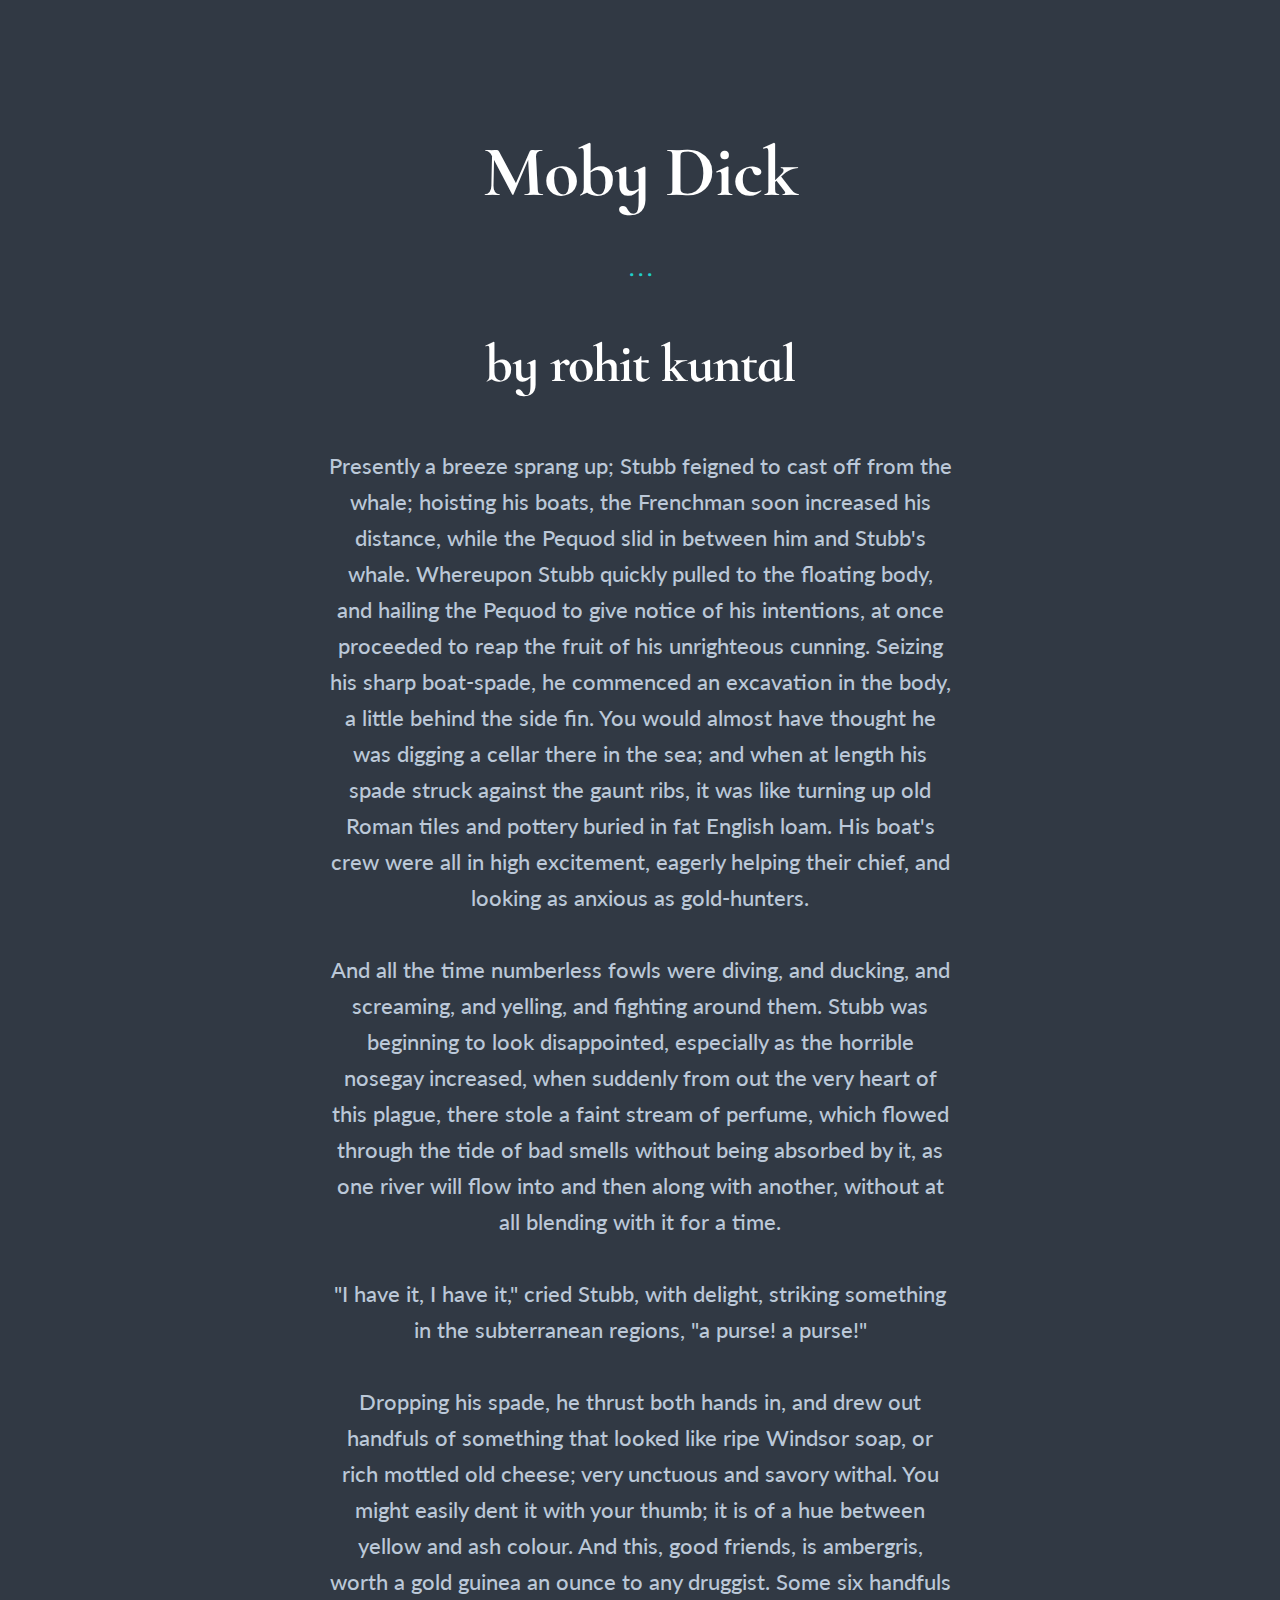
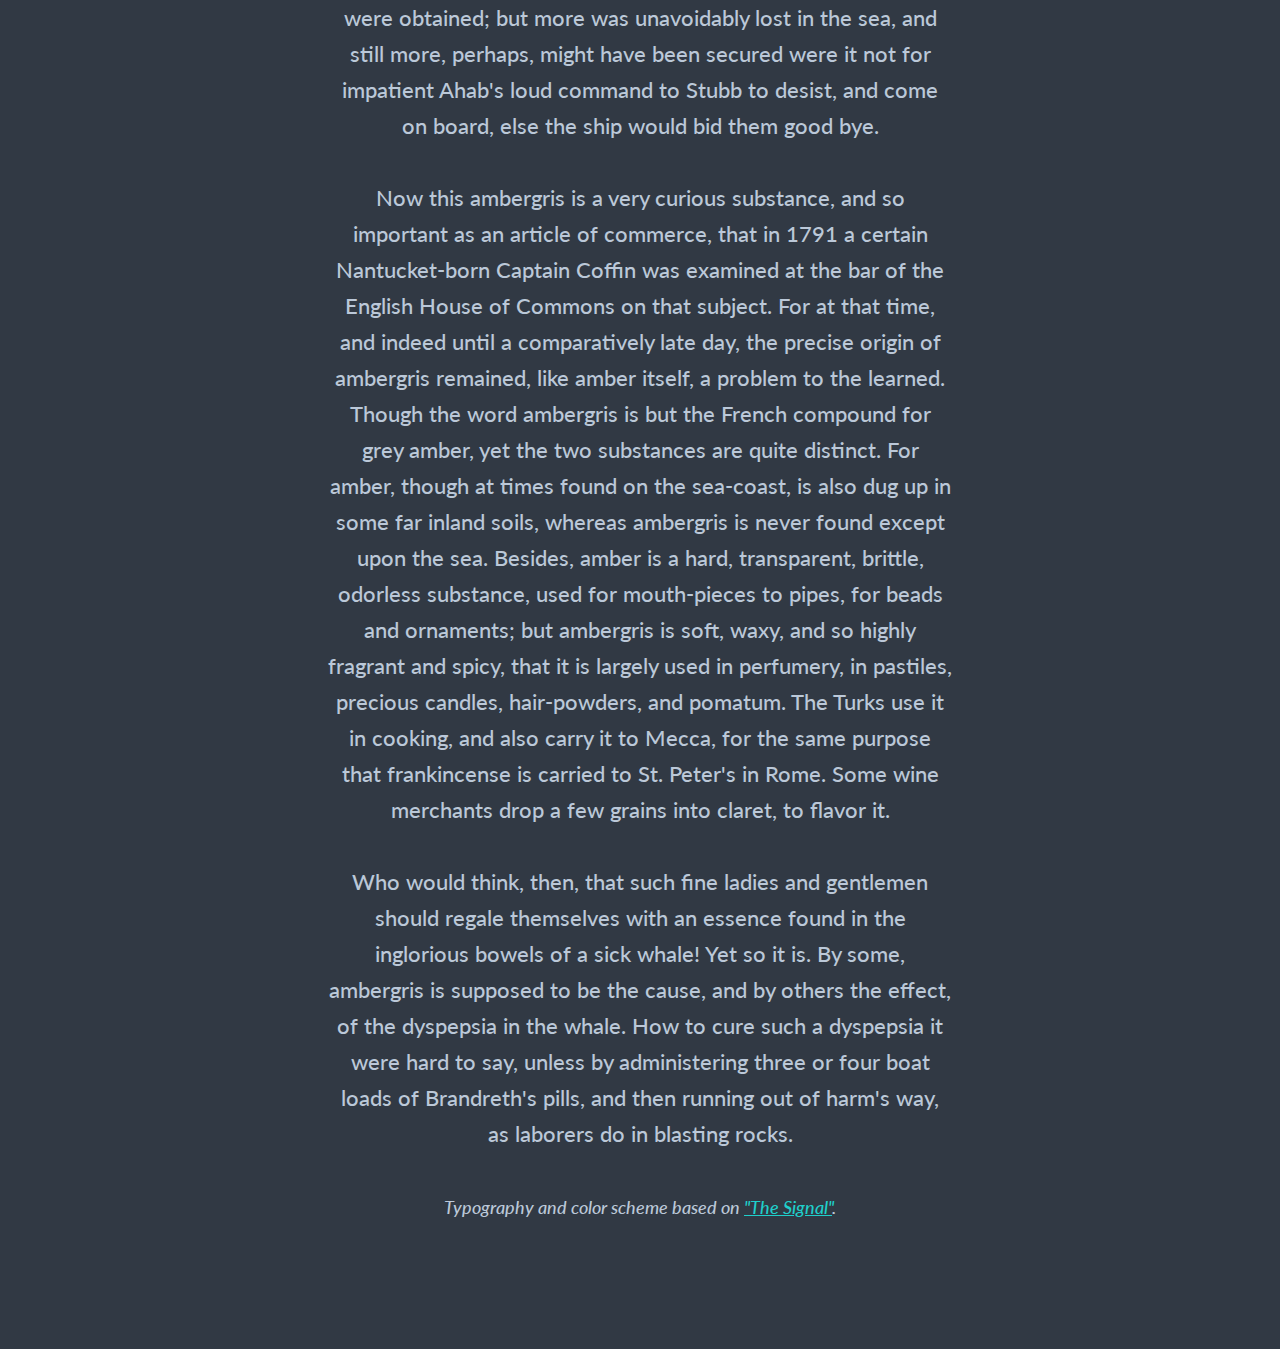
<file: back-on-top-button/index.html>
<!DOCTYPE html>
<html>
    <head>
        <meta charset="utf-8">
        <title>JavaScript for Web Designers - Back to top button demo</title>

        <link rel="stylesheet" href="https://fonts.googleapis.com/css?family=Cormorant+Infant:700,700italic|Lato:400,400italic,700">
        <link rel="stylesheet" href="style.css">
    </head>
    <body>
        <header id="top">
            <h1>Moby Dick</h1>
            <h2>by rohit kuntal</h2>
        </header>

        <main>
            <p>Presently a breeze sprang up; Stubb feigned to cast off from the whale; hoisting his boats, the Frenchman soon increased his distance, while the Pequod slid in between him and Stubb's whale. Whereupon Stubb quickly pulled to the floating body, and hailing the Pequod to give notice of his intentions, at once proceeded to reap the fruit of his unrighteous cunning. Seizing his sharp boat-spade, he commenced an excavation in the body, a little behind the side fin. You would almost have thought he was digging a cellar there in the sea; and when at length his spade struck against the gaunt ribs, it was like turning up old Roman tiles and pottery buried in fat English loam. His boat's crew were all in high excitement, eagerly helping their chief, and looking as anxious as gold-hunters.</p>

            <p>And all the time numberless fowls were diving, and ducking, and screaming, and yelling, and fighting around them. Stubb was beginning to look disappointed, especially as the horrible nosegay increased, when suddenly from out the very heart of this plague, there stole a faint stream of perfume, which flowed through the tide of bad smells without being absorbed by it, as one river will flow into and then along with another, without at all blending with it for a time.</p>

            <p>"I have it, I have it," cried Stubb, with delight, striking something in the subterranean regions, "a purse! a purse!"</p>

            <p>Dropping his spade, he thrust both hands in, and drew out handfuls of something that looked like ripe Windsor soap, or rich mottled old cheese; very unctuous and savory withal. You might easily dent it with your thumb; it is of a hue between yellow and ash colour. And this, good friends, is ambergris, worth a gold guinea an ounce to any druggist. Some six handfuls were obtained; but more was unavoidably lost in the sea, and still more, perhaps, might have been secured were it not for impatient Ahab's loud command to Stubb to desist, and come on board, else the ship would bid them good bye.</p>

            <p>Now this ambergris is a very curious substance, and so important as an article of commerce, that in 1791 a certain Nantucket-born Captain Coffin was examined at the bar of the English House of Commons on that subject. For at that time, and indeed until a comparatively late day, the precise origin of ambergris remained, like amber itself, a problem to the learned. Though the word ambergris is but the French compound for grey amber, yet the two substances are quite distinct. For amber, though at times found on the sea-coast, is also dug up in some far inland soils, whereas ambergris is never found except upon the sea. Besides, amber is a hard, transparent, brittle, odorless substance, used for mouth-pieces to pipes, for beads and ornaments; but ambergris is soft, waxy, and so highly fragrant and spicy, that it is largely used in perfumery, in pastiles, precious candles, hair-powders, and pomatum. The Turks use it in cooking, and also carry it to Mecca, for the same purpose that frankincense is carried to St. Peter's in Rome. Some wine merchants drop a few grains into claret, to flavor it.</p>

            <p>Who would think, then, that such fine ladies and gentlemen should regale themselves with an essence found in the inglorious bowels of a sick whale! Yet so it is. By some, ambergris is supposed to be the cause, and by others the effect, of the dyspepsia in the whale. How to cure such a dyspepsia it were hard to say, unless by administering three or four boat loads of Brandreth's pills, and then running out of harm's way, as laborers do in blasting rocks.</p>
        </main>

        <footer>
            <p><small><em>Typography and color scheme based on <a href="http://typespiration.com/design/the-signal/">"The Signal"</a>.</em></small></p>
            <a id="back-to-top" href="#">Top</a>
        </footer>

        <script>
            /*
             * - Define variables
             * - Calculate the document height and set the offset to a quarter of that value
             * - Add the event listeners for scroll and click
             */
            var btt = document.getElementById('back-to-top'),
                body = document.body,
                docElem = document.documentElement,
                offset = 100,
                isFirefox = navigator.userAgent.toLowerCase().indexOf('firefox') > -1,
                scrollPos, docHeight;

            // Calculate the document height
            docHeight = Math.max(body.scrollHeight, body.offsetHeight, docElem.clientHeight, docElem.scrollHeight, docElem.offsetHeight);
            if (docHeight != 'undefined') {
                offset = docHeight / 4;
            }

            // Add scroll event listener
            window.addEventListener('scroll', function(event) {
                scrollPos = body.scrollTop || docElem.scrollTop;

                btt.className = (scrollPos > offset) ? 'visible' : '';
            });

            // Add click event listener
            btt.addEventListener('click', function(event) {
                event.preventDefault();

                if (isFirefox) {
                    docElem.scrollTop = 0;
                } else {
                    body.scrollTop = 0;
                }
            });
        </script>
    </body>
</html>
</file>
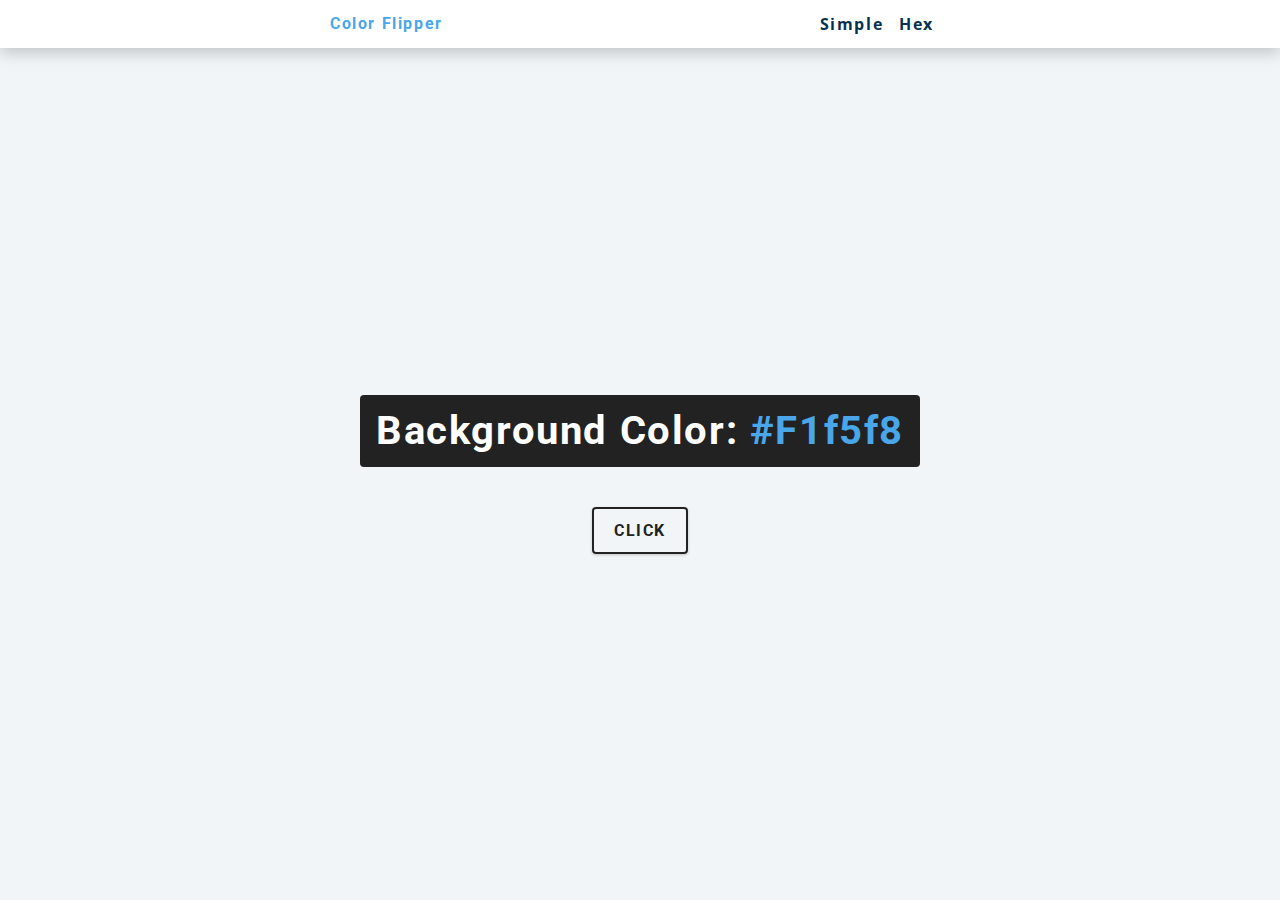
<file: color/index.html>
<!DOCTYPE html>
<html lang="en">

<head>
    <meta charset="UTF-8">
    <meta http-equiv="X-UA-Compatible" content="IE=edge">
    <meta name="viewport" content="width=device-width, initial-scale=1.0">
    <title>Color-Flipper</title>
    <link href="style.css" rel="stylesheet" />
</head>

<body>
    <nav>
        <div class="nav-center">
            <h4>Color Flipper</h4>
            <ul class="nav-links">
                <li>
                    <a href="index.html">simple</a>
                </li>
                <li>
                    <a href="hex.html">hex</a>
                </li>
            </ul>
        </div>
    </nav>
    <main>
        <div class="container">
            <h2>background Color: <span class="color">#f1f5f8</span></h2>
            <button class="btn btn-hero" id="btn">Click</button>
        </div>
    </main>
    <script src="app.js"></script>
</body>

</html>
</file>
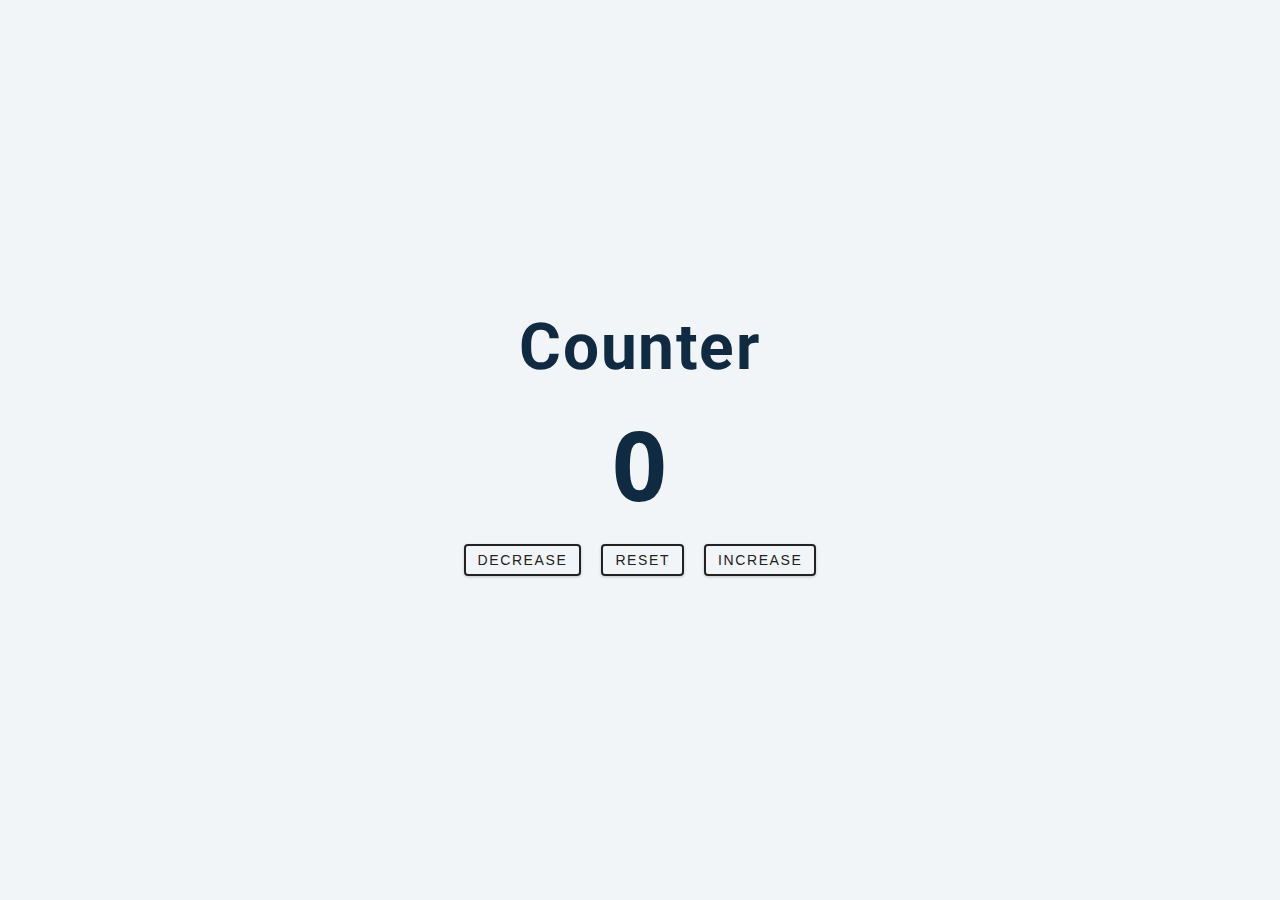
<file: counter/index.html>
<!DOCTYPE html>
<html lang="en">
  <head>
    <meta charset="UTF-8" />
    <meta name="viewport" content="width=device-width, initial-scale=1.0" />
    <title>Counter</title>

    <!-- styles -->
    <link rel="stylesheet" href="styles.css" />
  </head>
  <body>
    <main>
      <div class="container">
        <h1>Counter</h1>
        <span id="value">0</span>
        <div class="button-container">
          <button class="btn decrease">decrease</button>
          <button class="btn reset">reset</button>
          <button class="btn increase">increase</button>
        </div>
      </div>
    </main>
    <!-- javascript -->
    <script src="app.js"></script>
  </body>
</html>
</file>
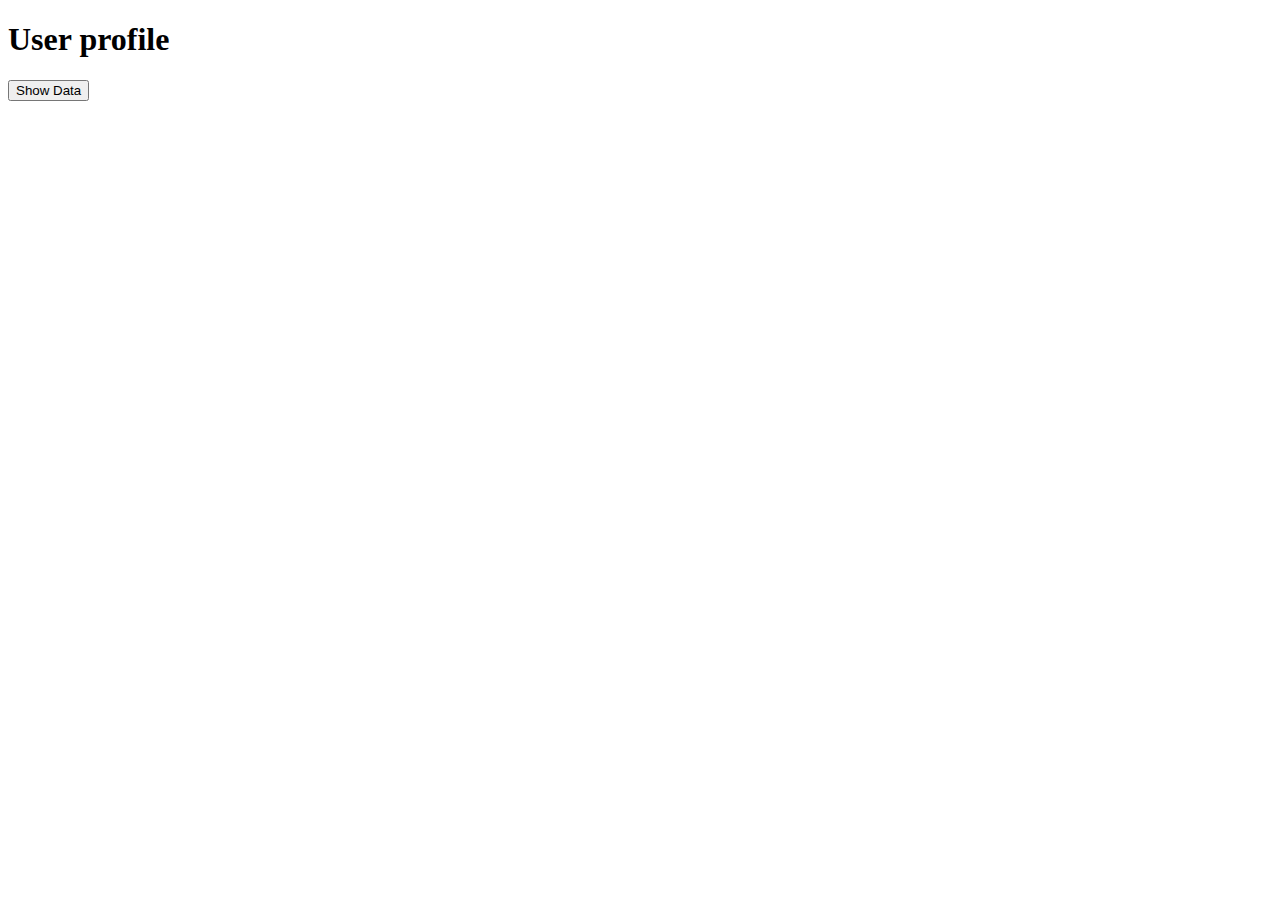
<file: Fetch-User/index.html>
<!DOCTYPE html>
<html>
  <head>
    <title>Fetch User</title>

    <link
      href="https://cdn.jsdelivr.net/npm/bootstrap@5.0.2/dist/css/bootstrap.min.css"
      rel="stylesheet"
      integrity="sha384-EVSTQN3/azprG1Anm3QDgpJLIm9Nao0Yz1ztcQTwFspd3yD65VohhpuuCOmLASjC"
      crossorigin="anonymous"
    />
  </head>

  <body>
    <script>
      window.onload = () => {
        document.querySelector("button").onclick = getData;
      };

    //   function getData() {
    //     const API = "https://jsonplaceholder.typicode.com/users";   Fetch the User data by fetch.then method
    //     fetch(API)
    //       .then((res) => res.json())
    //       .then((data) => {
    //         console.log(data);
    //       });
    //   }
       
       async function getData (){
        const API = "https://jsonplaceholder.typicode.com/users";
        const res = await fetch(API) 
         const data =await res.json();
         console.log(data);
       
       
         data.forEach(user=>{
            console.log(user);
         })

       
        }



    </script>
    <div class="container">
      <h1>User profile</h1>
      <button class="btn btn-warning">Show Data</button>
    </div>
  </body>
</html>
</file>
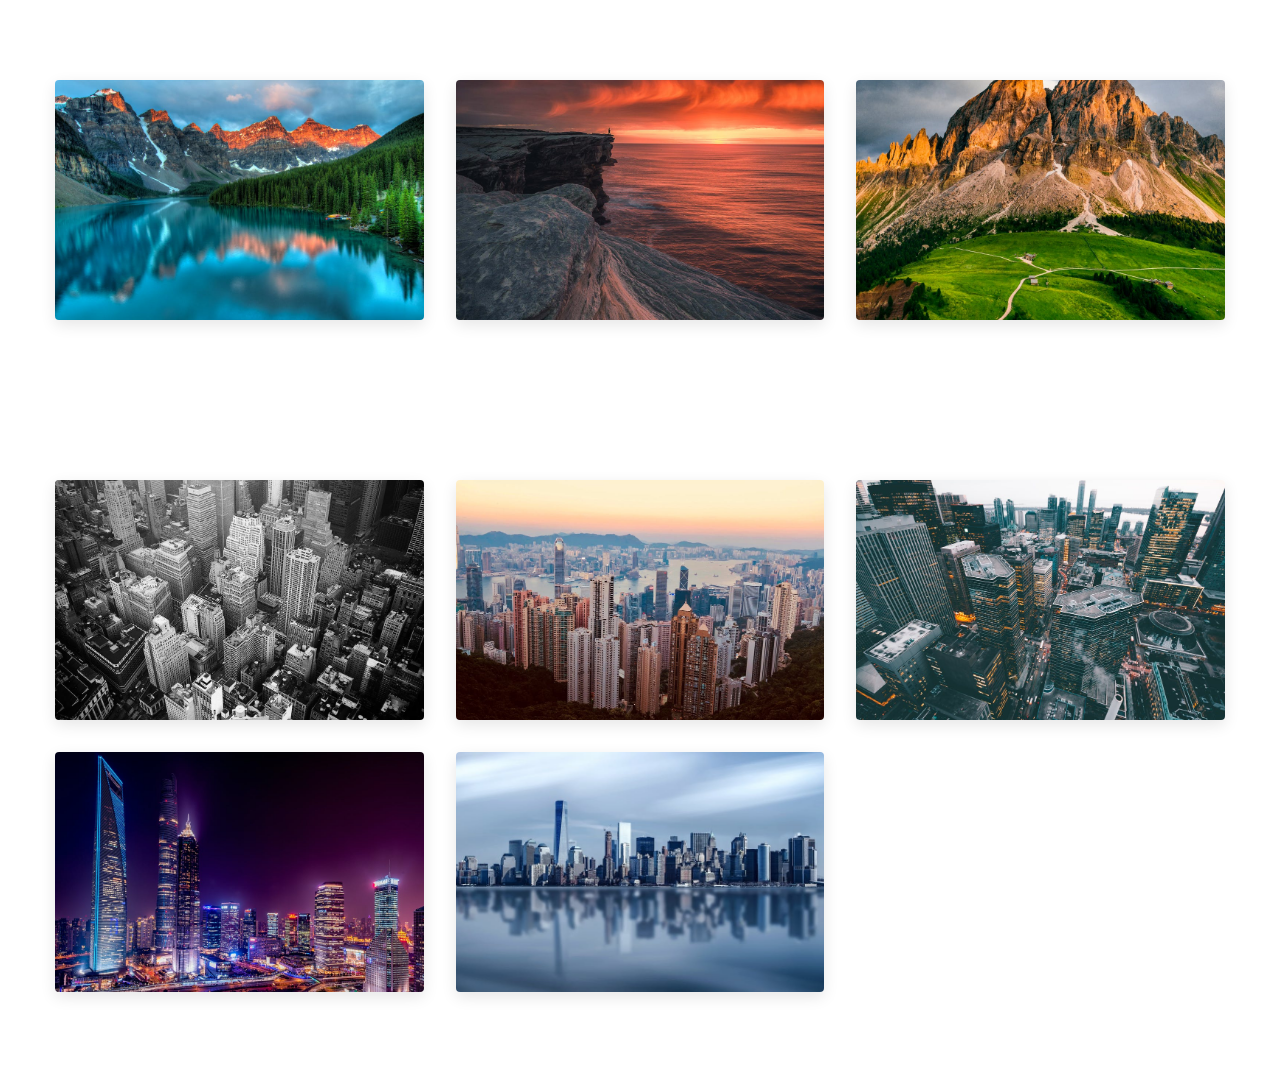
<file: gallery/index.html>
<!DOCTYPE html>
<html lang="en">
  <head>
    <meta charset="UTF-8" />
    <meta name="viewport" content="width=device-width, initial-scale=1.0" />
    <title>Gallery</title>
    <!-- font-awesome -->
    <link
      rel="stylesheet"
      href="https://cdnjs.cloudflare.com/ajax/libs/font-awesome/5.14.0/css/all.min.css"
    />
    <!-- styles -->
    <link rel="stylesheet" href="styles.css" />
  </head>
  <body>
    <!-- nature -->
    <section class="section nature">
      <img
        src="./images/nature-1.jpeg"
        title="nature-1"
        class="img"
        data-id="1"
        alt="nature-1"
      />
      <img
        src="./images/nature-2.jpeg"
        title="nature-2"
        class="img"
        data-id="2"
        alt="nature-2"
      />
      <img
        src="./images/nature-3.jpeg"
        title="nature-3"
        class="img"
        data-id="3"
        alt="nature-3"
      />
    </section>
    <!-- city -->
    <section class="section city">
      <img
        src="./images/city-1.jpeg"
        title="city-1"
        data-id="1"
        class="img"
        alt="city-1"
      />
      <img
        src="./images/city-2.jpeg"
        title="city-2"
        data-id="2"
        class="img"
        alt="city-2"
      />
      <img
        src="./images/city-3.jpeg"
        title="city-3"
        data-id="3"
        class="img"
        alt="city-3"
      />
      <img
        src="./images/city-4.jpeg"
        title="city-4"
        data-id="4"
        class="img"
        alt="city-4"
      />
      <img
        src="./images/city-5.jpeg"
        title="city-5"
        data-id="5"
        class="img"
        alt="city-5"
      />
    </section>

    <!-- modal -->
    <div class="modal">
      <button class="close-btn">
        <i class="fas fa-times"></i>
      </button>
      <div class="modal-content">
        <!-- prev next buttons -->
        <button class="prev-btn">
          <i class="fas fa-chevron-left"></i>
        </button>
        <button class="next-btn">
          <i class="fas fa-chevron-right"></i>
        </button>
        <!-- content -->
        <img src="./images/city-1.jpeg" class="main-img" alt="" />
        <h3 class="image-name">image name</h3>
        <div class="modal-images">
          <img
            src="./images/city-1.jpeg"
            title="city-1"
            id="1"
            class="modal-img"
            alt=""
          />
          <img
            src="./images/city-2.jpeg"
            title="city-2"
            id="2"
            class="modal-img selected"
            alt=""
          />
        </div>
      </div>
    </div>
    <script src="app-class.js"></script>
  </body>
</html>
</file>
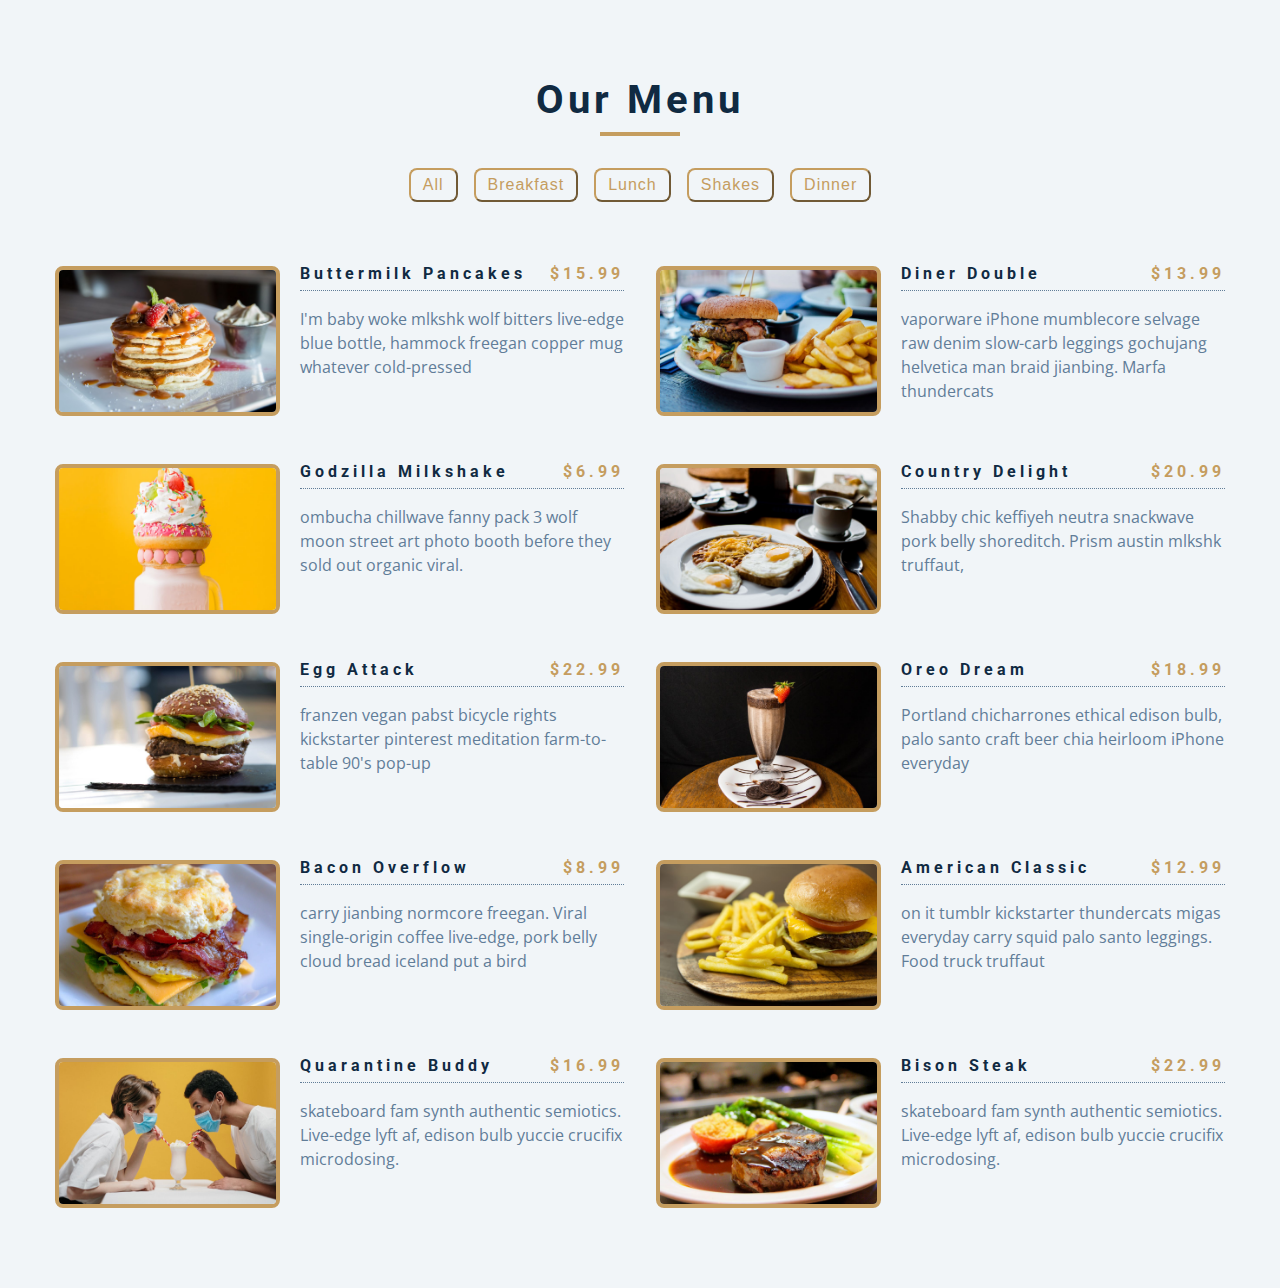
<file: menu/index.html>
<!DOCTYPE html>
<html lang="en">
  <head>
    <meta charset="UTF-8" />
    <meta name="viewport" content="width=device-width, initial-scale=1.0" />
    <title>Menu</title>
    <!-- font-awesome -->
    <link
      rel="stylesheet"
      href="https://cdnjs.cloudflare.com/ajax/libs/font-awesome/5.14.0/css/all.min.css"
    />
    <!-- styles -->
    <link rel="stylesheet" href="styles.css" />
  </head>
  <body>
    <section class="menu">
      <!-- title -->
      <div class="title">
        <h2>our menu</h2>
        <div class="underline"></div>
      </div>
      <!-- filter buttons -->
      <div class="btn-container">
        <!-- <button type="button" class="filter-btn" data-id="all">all</button>
        <button type="button" class="filter-btn" data-id="breakfast">
          breakfast
        </button>
        <button type="button" class="filter-btn" data-id="lunch">lunch</button>
        <button type="button" class="filter-btn" data-id="shakes">
          shakes
        </button> -->
      </div>
      <!-- menu items -->
      <div class="section-center">
        <!-- single item -->
        <article class="menu-item">
          <img src="./menu-item.jpeg" alt="menu item" class="photo" />
          <div class="item-info">
            <header>
              <h4>buttermilk pancakes</h4>
              <h4 class="price">$15</h4>
            </header>
            <p class="item-text">
              Lorem ipsum dolor sit amet consectetur adipisicing elit.
              Repudiandae, sint quam. Et reprehenderit fugiat nesciunt inventore
              laboriosam excepturi! Quo, officia.
            </p>
          </div>
        </article>
        <!-- end of single item -->
        <!-- single item -->
        <article class="menu-item">
          <img src="./menu-item.jpeg" alt="menu item" class="photo" />
          <div class="item-info">
            <header>
              <h4>buttermilk pancakes</h4>
              <h4 class="price">$15</h4>
            </header>
            <p class="item-text">
              Lorem ipsum dolor sit amet consectetur adipisicing elit.
              Repudiandae, sint quam. Et reprehenderit fugiat nesciunt inventore
              laboriosam excepturi! Quo, officia.
            </p>
          </div>
        </article>
        <!-- end of single item -->
        <!-- single item -->
        <article class="menu-item">
          <img src="./menu-item.jpeg" alt="menu item" class="photo" />
          <div class="item-info">
            <header>
              <h4>buttermilk pancakes</h4>
              <h4 class="price">$15</h4>
            </header>
            <p class="item-text">
              Lorem ipsum dolor sit amet consectetur adipisicing elit.
              Repudiandae, sint quam. Et reprehenderit fugiat nesciunt inventore
              laboriosam excepturi! Quo, officia.
            </p>
          </div>
        </article>
        <!-- end of single item -->
      </div>
    </section>
    <!-- javascript -->
    <script src="app.js"></script>
  </body>
</html>
</file>
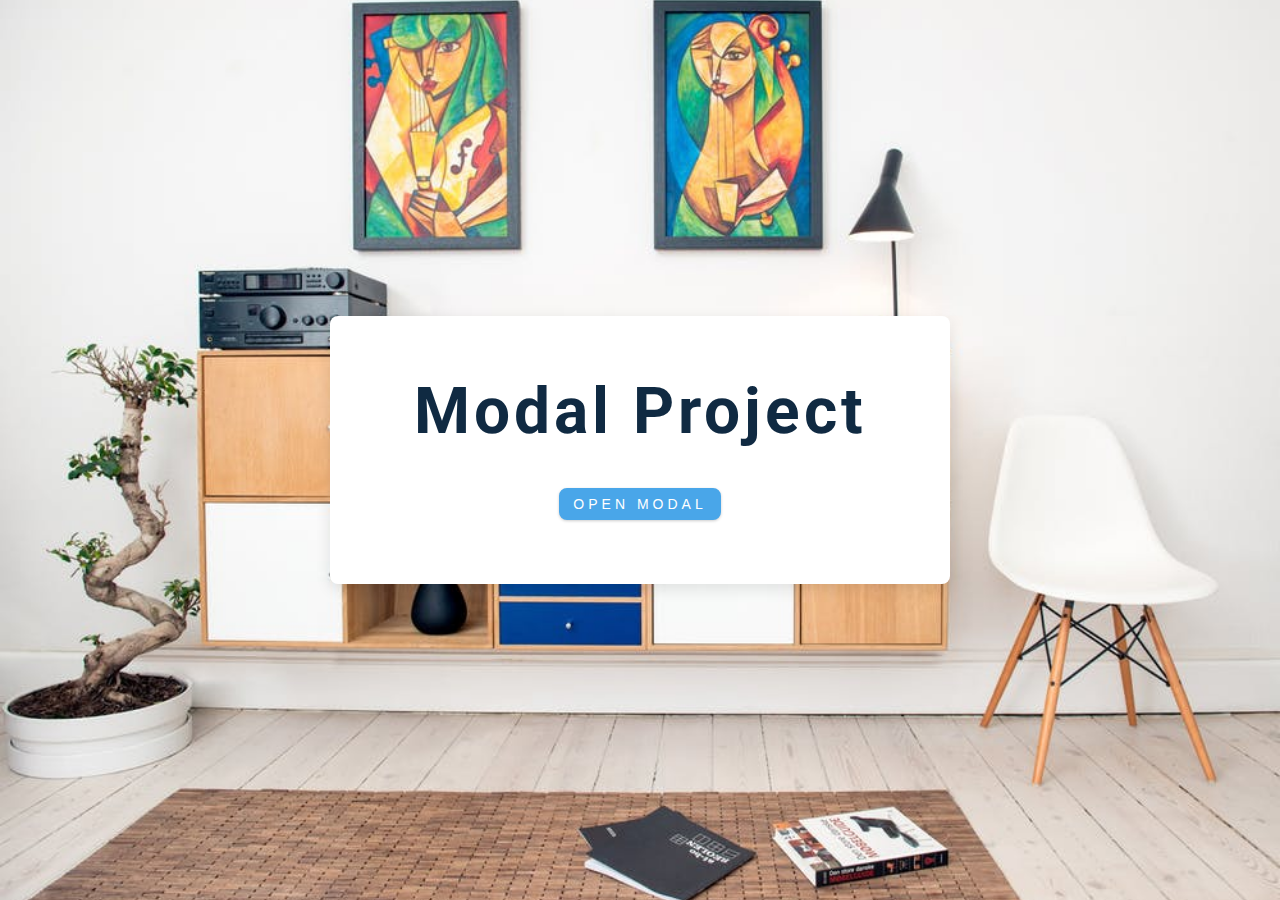
<file: modal/index.html>
<!DOCTYPE html>
<html lang="en">
  <head>
    <meta charset="UTF-8" />
    <meta name="viewport" content="width=device-width, initial-scale=1.0" />
    <title>Modal</title>
    <!-- font-awesome -->
    <link
      rel="stylesheet"
      href="https://cdnjs.cloudflare.com/ajax/libs/font-awesome/5.14.0/css/all.min.css"
    />
    <!-- styles -->
    <link rel="stylesheet" href="styles.css" />
  </head>
  <body>
    <!-- hero -->
    <header class="hero">
      <div class="banner">
        <h1>modal project</h1>
        <button class="btn modal-btn">
          open modal
        </button>
      </div>
    </header>
    <!-- modal -->
    <div class="modal-overlay">
      <div class="modal-container">
        <h3>modal content</h3>
        <button class="close-btn"><i class="fas fa-times"></i></button>
      </div>
    </div>
    <!-- javascript -->
    <script src="app.js"></script>
  </body>
</html>
</file>
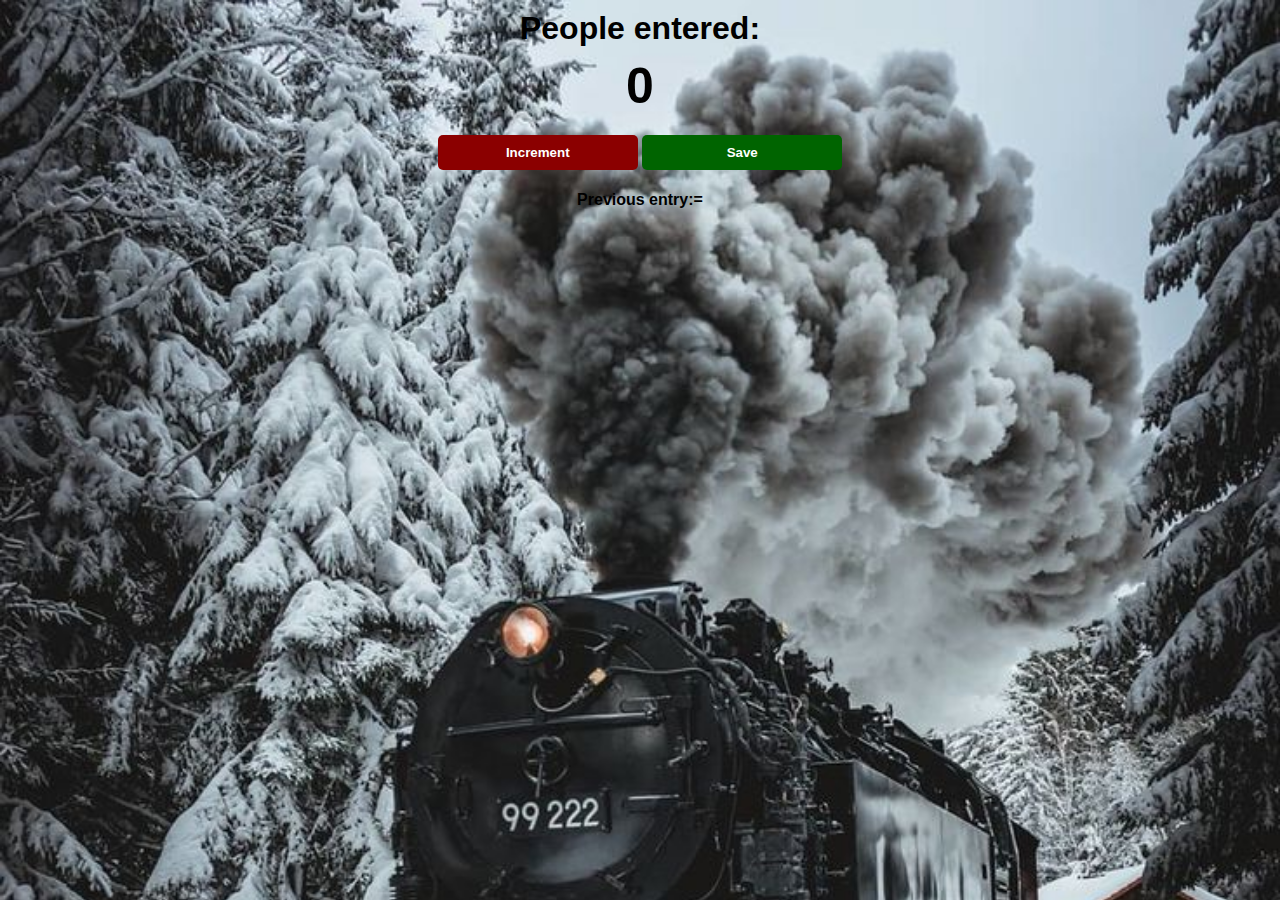
<file: passenger-counter/index.html>
<html>
    <head>
        <link rel="stylesheet" href="index.css">
    </head>
    <body>
        <h1>People entered:</h1>
        <h2 id="count-el">0</h2>
        <button id="increment-btn" onclick="increment()">Increment</button>
        <button id="save-btn" onclick="save()">Save</button>

        <p id="save-el">Previous entry:=</p>
        <script src="index.js"></script>
    </body>
   
</html>
</file>
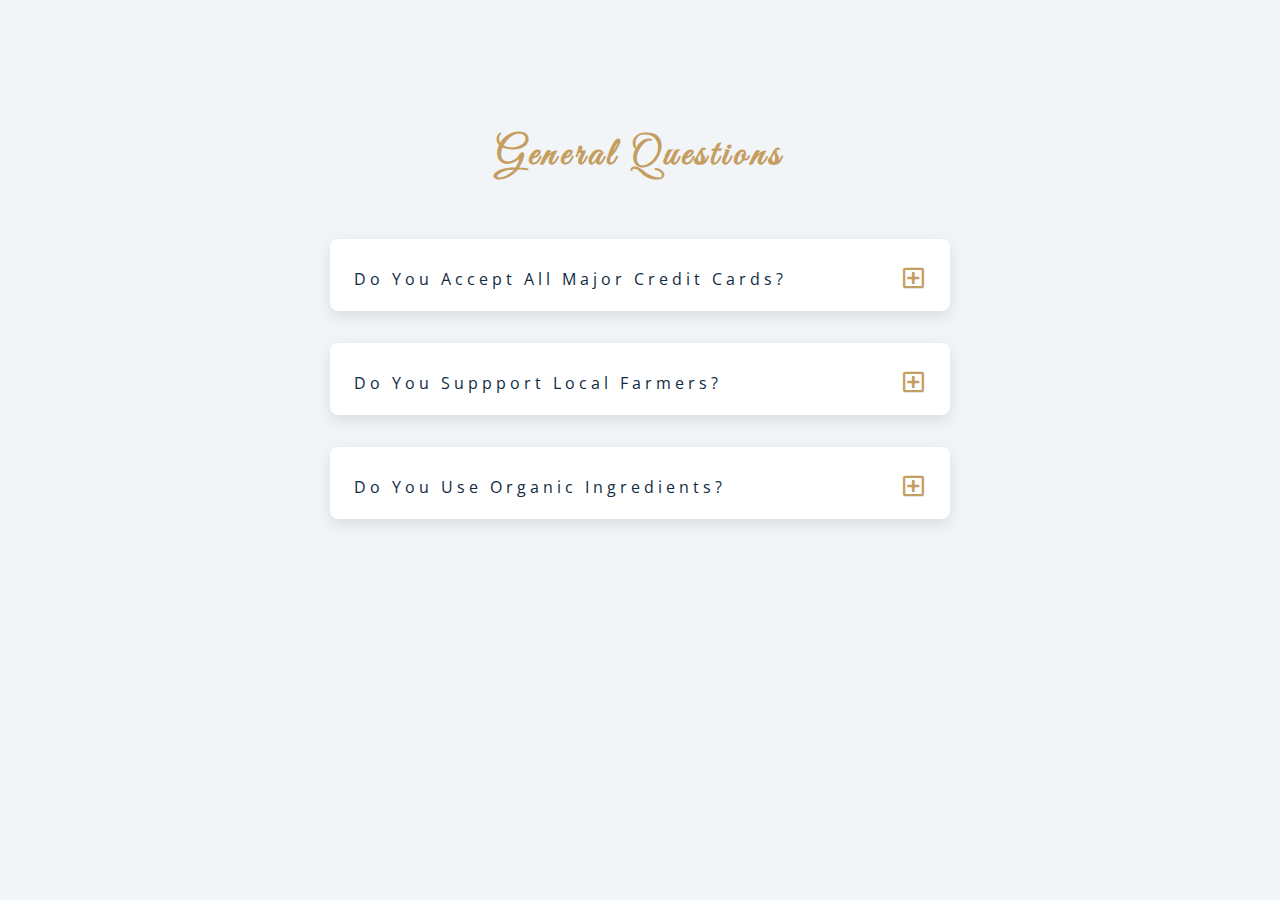
<file: question/index.html>
<!DOCTYPE html>
<html lang="en">
  <head>
    <meta charset="UTF-8" />
    <meta name="viewport" content="width=device-width, initial-scale=1.0" />
    <title>Q & A</title>
    <!-- font-awesome -->
    <link rel="stylesheet" href="https://cdnjs.cloudflare.com/ajax/libs/font-awesome/5.14.0/css/all.min.css" />
    <!-- extra fonts -->
    <link
      href="https://fonts.googleapis.com/css?family=Great+Vibes&display=swap"
      rel="stylesheet"
    />
    <!-- styles -->
    <link rel="stylesheet" href="styles.css" />
  </head>
  <body>
      <section class="questions">
        <!-- title -->
        <div class="title">
          <h2>general questions</h2>
        </div>
        <!-- questions -->
        <div class="section-center">
          <!-- single question -->
          <article class="question">
            <!-- question title -->
            <div class="question-title">
              <p>do you accept all major credit cards?</p>
              <button type="button" class="question-btn">
                <span class="plus-icon">
                  <i class="far fa-plus-square"></i>
                </span>
                <span class="minus-icon">
                  <i class="far fa-minus-square"></i>
                </span>
              </button>
            </div>
            <!-- question text -->
            <div class="question-text">
              <p>
                Lorem ipsum dolor sit amet, consectetur adipisicing elit. Est
                dolore illo dolores quia nemo doloribus quaerat, magni numquam
                repellat reprehenderit.
              </p>
            </div>
          </article>
          <!-- end of single question -->
          <!-- single question -->
          <article class="question">
            <!-- question title -->
            <div class="question-title">
              <p>do you suppport local farmers?</p>
              <button type="button" class="question-btn">
                <span class="plus-icon">
                  <i class="far fa-plus-square"></i>
                </span>
                <span class="minus-icon">
                  <i class="far fa-minus-square"></i>
                </span>
              </button>
            </div>
            <!-- question text -->
            <div class="question-text">
              <p>
                Lorem ipsum dolor sit amet, consectetur adipisicing elit. Est
                dolore illo dolores quia nemo doloribus quaerat, magni numquam
                repellat reprehenderit.
              </p>
            </div>
          </article>
          <!-- end of single question -->
          <!-- single question -->
          <article class="question">
            <!-- question title -->
            <div class="question-title">
              <p>do you use organic ingredients?</p>
              <!-- button -->
              <button type="button" class="question-btn">
                <span class="plus-icon">
                  <i class="far fa-plus-square"></i>
                </span>
                <span class="minus-icon">
                  <i class="far fa-minus-square"></i>
                </span>
              </button>
            </div>
            <!-- question text -->
            <div class="question-text">
              <p>
                Lorem ipsum dolor sit amet, consectetur adipisicing elit. Est
                dolore illo dolores quia nemo doloribus quaerat, magni numquam
                repellat reprehenderit.
              </p>
            </div>
          </article>
          <!-- end of single question -->
      </section>
    </main>
    <!-- javascript -->
    <script src="app.js"></script>
  </body>
</html>
</file>
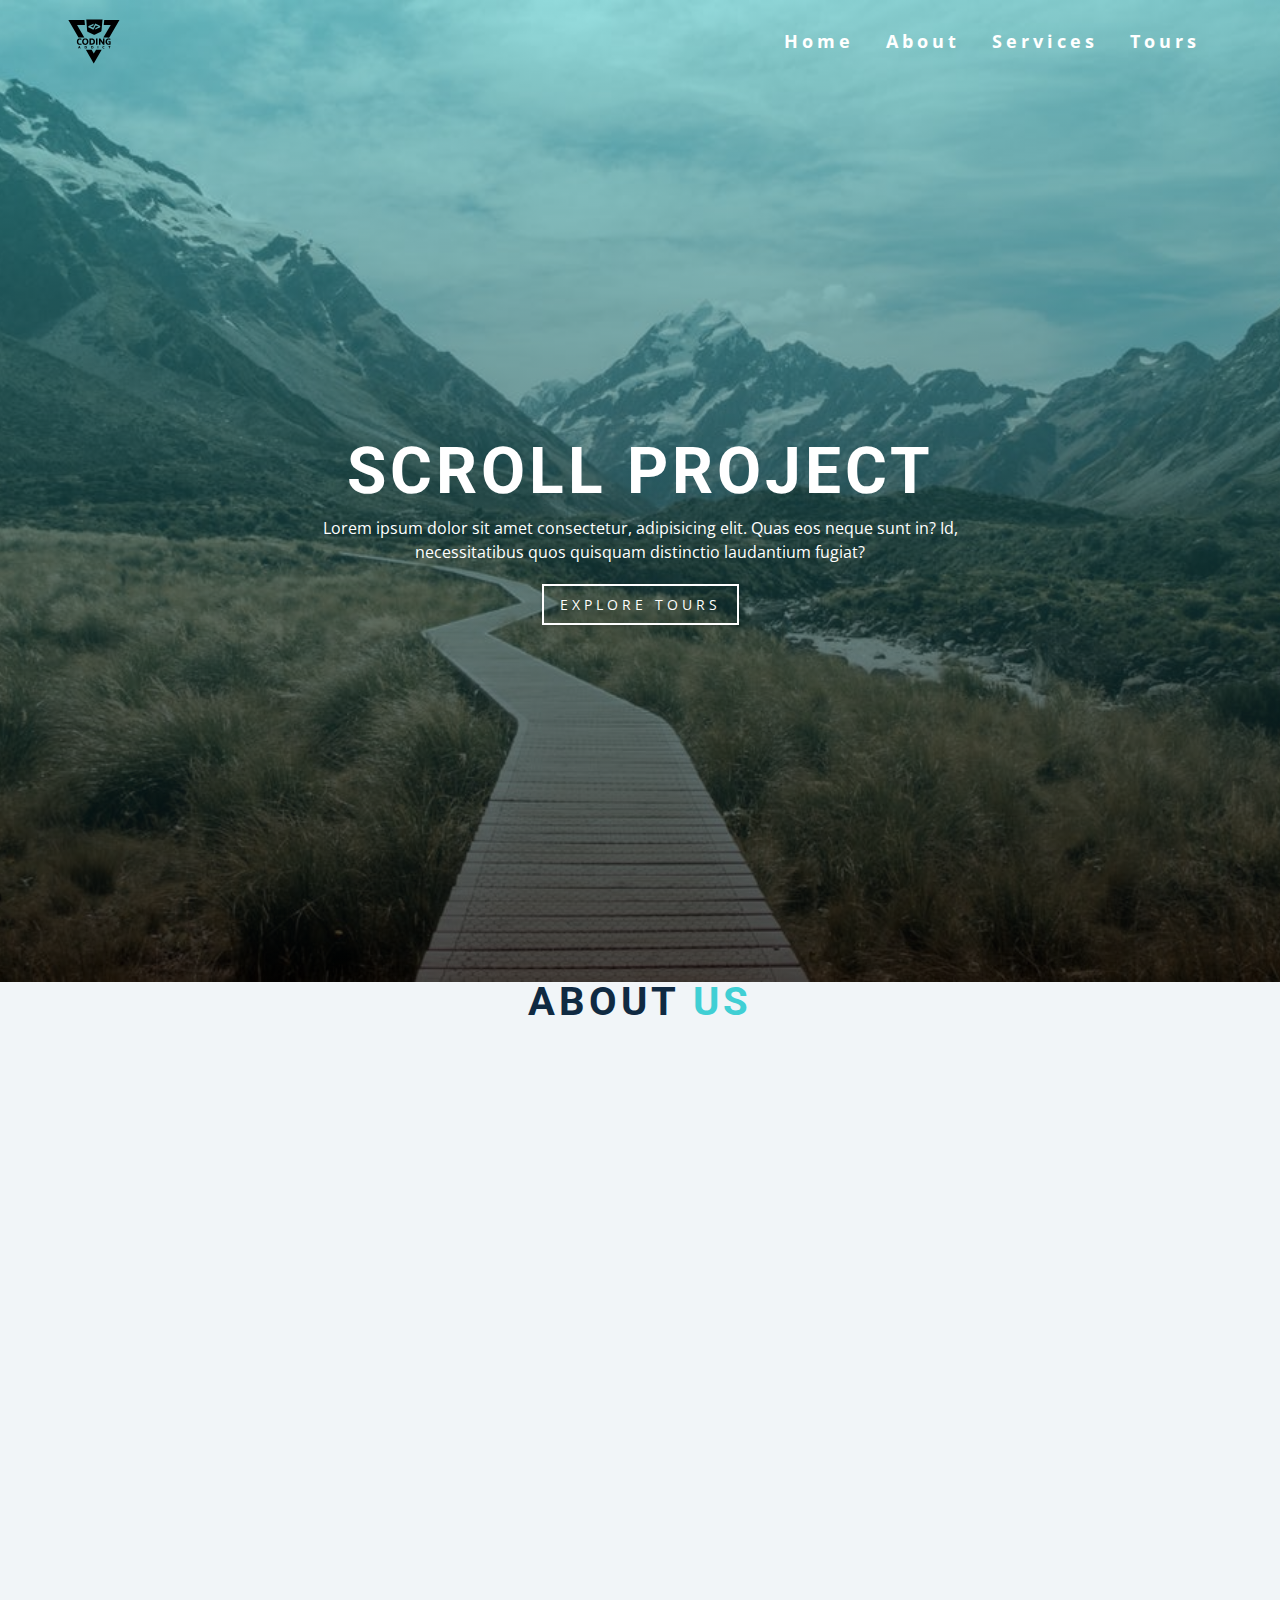
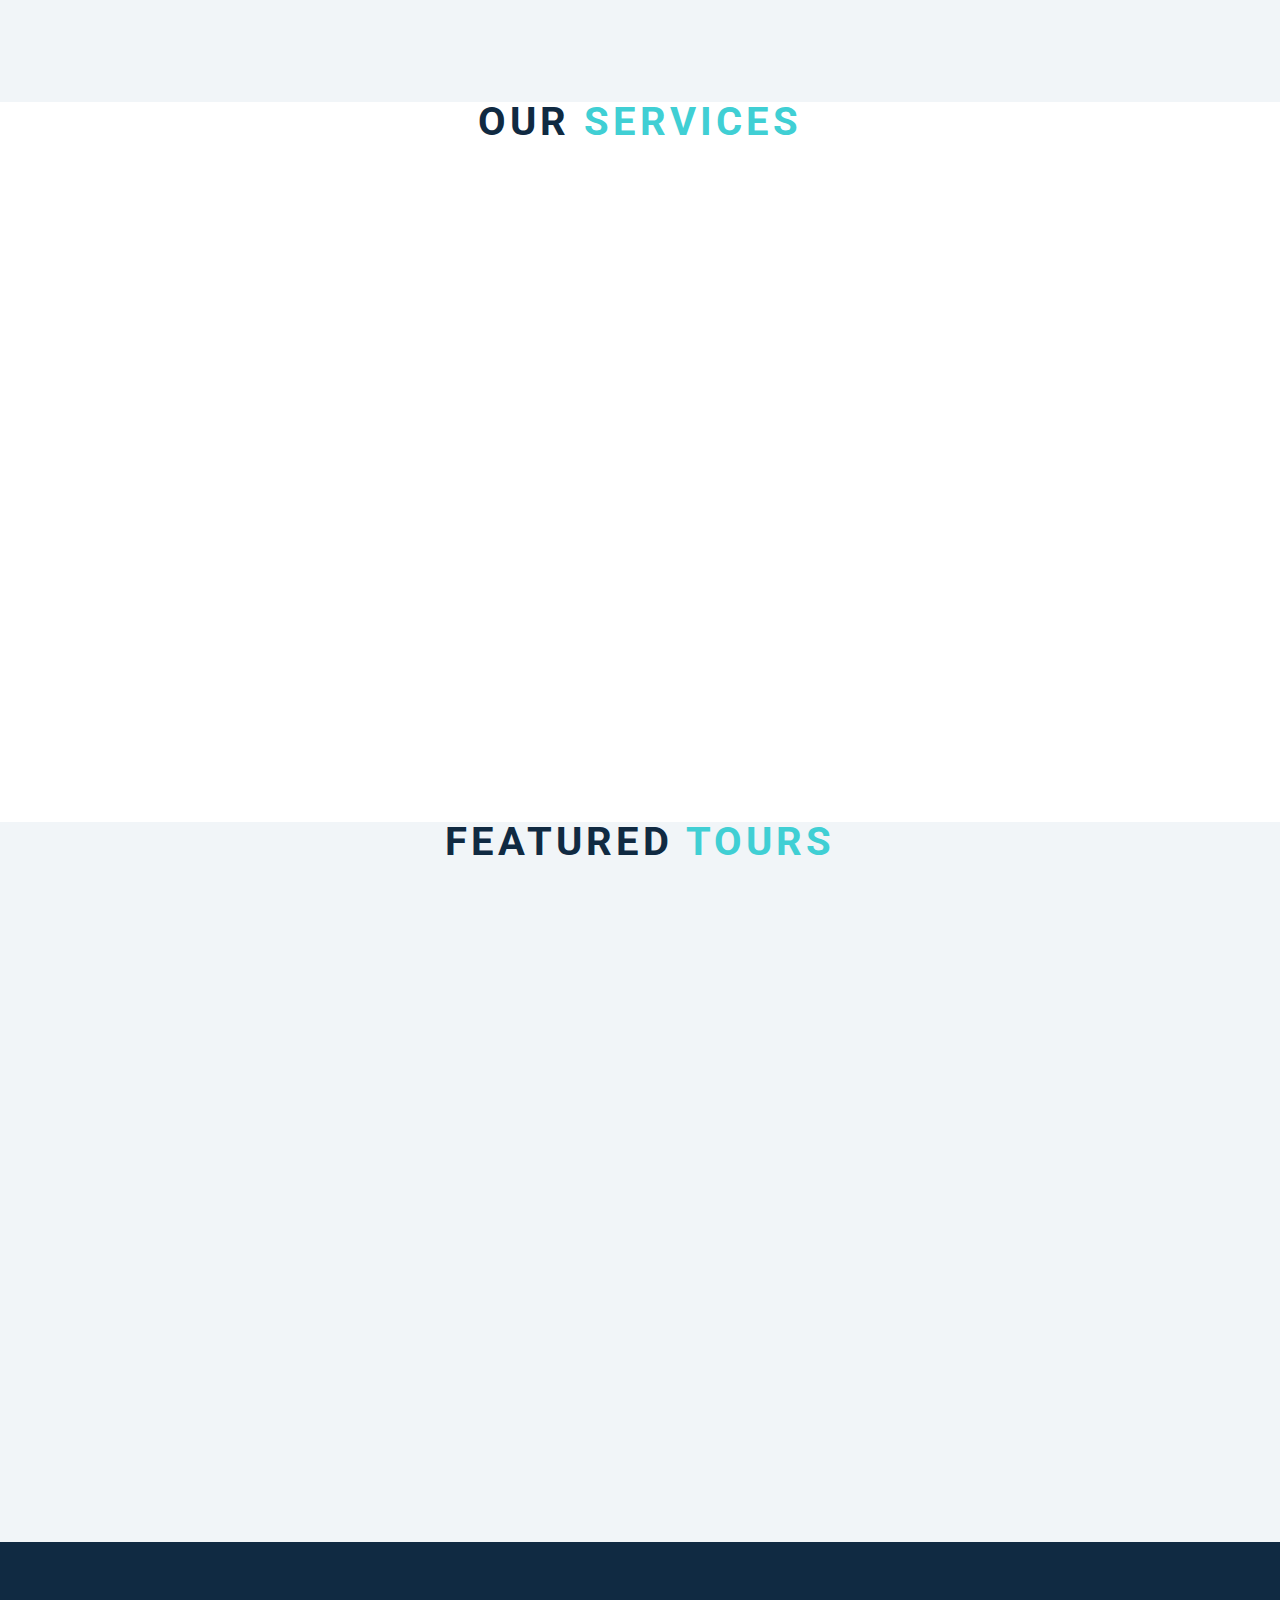
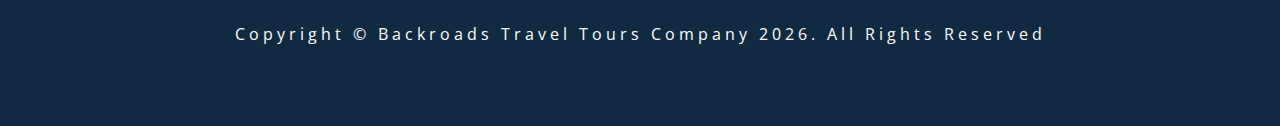
<file: scroll/index.html>
<!DOCTYPE html>
<html lang="en">
  <head>
    <meta charset="UTF-8" />
    <meta name="viewport" content="width=device-width, initial-scale=1.0" />
    <title>Scroll</title>
    <!-- font-awesome -->
    <link
      rel="stylesheet"
      href="https://cdnjs.cloudflare.com/ajax/libs/font-awesome/5.14.0/css/all.min.css"
    />
    <!-- styles -->
    <link rel="stylesheet" href="styles.css" />
  </head>
  <body>
    <header id="home">
      <!-- navbar -->
      <nav id="nav">
        <div class="nav-center">
          <!-- nav header -->
          <div class="nav-header">
            <img src="./logo.svg" class="logo" alt="logo" />
            <button class="nav-toggle">
              <i class="fas fa-bars"></i>
            </button>
          </div>
          <!-- links -->
          <div class="links-container">
            <ul class="links">
              <li>
                <a href="#home" class="scroll-link">home</a>
              </li>
              <li>
                <a href="#about" class="scroll-link">about</a>
              </li>
              <li>
                <a href="#services" class="scroll-link">services</a>
              </li>
              <li>
                <a href="#tours" class="scroll-link">tours</a>
              </li>
            </ul>
          </div>
        </div>
      </nav>
      <!-- banner -->
      <div class="banner">
        <div class="container">
          <h1>scroll project</h1>
          <p>
            Lorem ipsum dolor sit amet consectetur, adipisicing elit. Quas eos
            neque sunt in? Id, necessitatibus quos quisquam distinctio
            laudantium fugiat?
          </p>
          <a href="#tours" class="scroll-link btn btn-white">explore tours</a>
        </div>
      </div>
    </header>
    <!-- about -->
    <section id="about" class="section">
      <div class="title">
        <h2>about <span>us</span></h2>
      </div>
    </section>
    <!-- services -->
    <section id="services" class="section">
      <div class="title">
        <h2>our <span>services</span></h2>
      </div>
    </section>
    <!-- contact -->
    <section id="tours" class="section">
      <div class="title">
        <h2>featured <span>tours</span></h2>
      </div>
    </section>
    <!-- footer -->
    <footer class="section">
      <p>
        copyright &copy; backroads travel tours company
        <span id="date"></span>. all rights reserved
      </p>
    </footer>
    <a class="scroll-link top-link" href="#home">
      <i class="fas fa-arrow-up"></i>
    </a>
    <!-- javascript -->
    <script src="app.js"></script>
  </body>
</html>
</file>
<file: back-on-top-button/style.css>
* {
    box-sizing: border-box;
    -webkit-font-smoothing: antialised;
}

body {
    background-color: #313944;
    padding: 5em 20em;
}

h1 {
	color: #fff;
	font-family: 'Cormorant Infant';
	font-size: 72px;
	font-weight: 700;
	line-height: 72px;
	letter-spacing: -1px;
	margin-bottom: 48px;
	text-align: center;
}

    h1:after {
        color: #1fcfcb;
    	display: block;
    	content: '. . .';
    	font-size: 26px;
    	line-height: 24px;
    	height: 24px;
    	margin: 48px auto;
    }

h2 {
	color: #fff;
	font-family: 'Cormorant Infant';
	font-size: 54px;
	font-weight: 700;
	line-height: 72px;
	letter-spacing: -1px;
	margin-bottom: 48px;
	text-align: center;
}

p {
	color: #bbc8d8;
	font-family: 'Lato';
	font-size: 22px;
	font-weight: 500;
	line-height: 36px;
	margin-bottom: 36px;
	text-align: center;
}

a {
	color: #1fcfcb;
    font-family: 'Lato';
}

    a:hover {
    	color: #fff;
    }

#back-to-top {
    position: fixed;
    bottom: 3em;
    right: 3em;
    background-color: rgba(255, 255, 255, .9);
    color: #313943;
    border: none;
    border-radius: 5px;
    padding: 1em;
    text-transform: uppercase;
    cursor: pointer;
    font-weight: 700;
    box-shadow: 0 0 2em 0 rgba(0, 0, 0, .25);
    transition: all .3s ease-in-out;
    display: inline-block;
    opacity: 0;
    text-decoration: none;
    font-size: .75em;
}

    #back-to-top:hover {
        background-color: #fff;
        padding: 1em 3em;
    }

#back-to-top.visible {
    opacity: 1;
}
</file>
<file: color/style.css>
/*
=============== 
Fonts
===============
*/
@import url("https://fonts.googleapis.com/css?family=Open+Sans|Roboto:400,700&display=swap");

/*
=============== 
Variables
===============
*/

:root {
  /* dark shades of primary color*/
  --clr-primary-1: hsl(205, 86%, 17%);
  --clr-primary-2: hsl(205, 77%, 27%);
  --clr-primary-3: hsl(205, 72%, 37%);
  --clr-primary-4: hsl(205, 63%, 48%);
  /* primary/main color */
  --clr-primary-5: hsl(205, 78%, 60%);
  /* lighter shades of primary color */
  --clr-primary-6: hsl(205, 89%, 70%);
  --clr-primary-7: hsl(205, 90%, 76%);
  --clr-primary-8: hsl(205, 86%, 81%);
  --clr-primary-9: hsl(205, 90%, 88%);
  --clr-primary-10: hsl(205, 100%, 96%);
  /* darkest grey - used for headings */
  --clr-grey-1: hsl(209, 61%, 16%);
  --clr-grey-2: hsl(211, 39%, 23%);
  --clr-grey-3: hsl(209, 34%, 30%);
  --clr-grey-4: hsl(209, 28%, 39%);
  /* grey used for paragraphs */
  --clr-grey-5: hsl(210, 22%, 49%);
  --clr-grey-6: hsl(209, 23%, 60%);
  --clr-grey-7: hsl(211, 27%, 70%);
  --clr-grey-8: hsl(210, 31%, 80%);
  --clr-grey-9: hsl(212, 33%, 89%);
  --clr-grey-10: hsl(210, 36%, 96%);
  --clr-white: #fff;
  --clr-red-dark: hsl(360, 67%, 44%);
  --clr-red-light: hsl(360, 71%, 66%);
  --clr-green-dark: hsl(125, 67%, 44%);
  --clr-green-light: hsl(125, 71%, 66%);
  --clr-black: #222;
  --ff-primary: "Roboto", sans-serif;
  --ff-secondary: "Open Sans", sans-serif;
  --transition: all 0.3s linear;
  --spacing: 0.1rem;
  --radius: 0.25rem;
  --light-shadow: 0 5px 15px rgba(0, 0, 0, 0.1);
  --dark-shadow: 0 5px 15px rgba(0, 0, 0, 0.2);
  --max-width: 1170px;
  --fixed-width: 620px;
}
/*
=============== 
Global Styles
===============
*/

*,
::after,
::before {
  margin: 0;
  padding: 0;
  box-sizing: border-box;
}
body {
  font-family: var(--ff-secondary);
  background: var(--clr-grey-10);
  color: var(--clr-grey-1);
  line-height: 1.5;
  font-size: 0.875rem;
}
ul {
  list-style-type: none;
}
a {
  text-decoration: none;
}
h1,
h2,
h3,
h4 {
  letter-spacing: var(--spacing);
  text-transform: capitalize;
  line-height: 1.25;
  margin-bottom: 0.75rem;
  font-family: var(--ff-primary);
}
h1 {
  font-size: 3rem;
}
h2 {
  font-size: 2rem;
}
h3 {
  font-size: 1.25rem;
}
h4 {
  font-size: 0.875rem;
}
p {
  margin-bottom: 1.25rem;
  color: var(--clr-grey-5);
}
@media screen and (min-width: 800px) {
  h1 {
    font-size: 4rem;
  }
  h2 {
    font-size: 2.5rem;
  }
  h3 {
    font-size: 1.75rem;
  }
  h4 {
    font-size: 1rem;
  }
  body {
    font-size: 1rem;
  }
  h1,
  h2,
  h3,
  h4 {
    line-height: 1;
  }
}
/*  global classes */

/* section */
.section {
  padding: 5rem 0;
}

.section-center {
  width: 90vw;
  margin: 0 auto;
  max-width: 1170px;
}
@media screen and (min-width: 992px) {
  .section-center {
    width: 95vw;
  }
}
main {
  min-height: 100vh;
  display: grid;
  place-items: center;
}

/*
=============== 
Nav
===============
*/
nav {
  background: var(--clr-white);
  height: 3rem;
  display: grid;
  align-items: center;
  box-shadow: var(--dark-shadow);
}
.nav-center {
  width: 90vw;
  max-width: var(--fixed-width);
  margin: 0 auto;
  display: flex;
  align-items: center;
  justify-content: space-between;
}
.nav-center h4 {
  margin-bottom: 0;
  color: var(--clr-primary-5);
}
.nav-links {
  display: flex;
}
nav a {
  text-transform: capitalize;
  font-weight: 700;
  font-size: 1rem;
  color: var(--clr-primary-1);
  letter-spacing: var(--spacing);
  margin-right: 1rem;
}
nav a:hover {
  color: var(--clr-primary-5);
}
/*
=============== 
Container
===============
*/
main {
  min-height: calc(100vh - 3rem);
  display: grid;
  place-items: center;
}
.container {
  text-align: center;
}
.container h2 {
  background: var(--clr-black);
  color: var(--clr-white);
  padding: 1rem;
  border-radius: var(--radius);
  margin-bottom: 2.5rem;
}
.color {
  color: var(--clr-primary-5);
}
.btn-hero {
  font-family: var(--ff-primary);
  text-transform: uppercase;
  background: transparent;
  color: var(--clr-black);
  letter-spacing: var(--spacing);
  display: inline-block;
  font-weight: 700;
  transition: var(--transition);
  border: 2px solid var(--clr-black);
  cursor: pointer;
  box-shadow: 0 1px 3px rgba(0, 0, 0, 0.2);
  border-radius: var(--radius);
  font-size: 1rem;
  padding: 0.75rem 1.25rem;
}
.btn-hero:hover {
  color: var(--clr-white);
  background: var(--clr-black);
}
</file>
<file: counter/styles.css>
/*
=============== 
Fonts
===============
*/
@import url("https://fonts.googleapis.com/css?family=Open+Sans|Roboto:400,700&display=swap");

/*
=============== 
Variables
===============
*/

:root {
  /* dark shades of primary color*/
  --clr-primary-1: hsl(205, 86%, 17%);
  --clr-primary-2: hsl(205, 77%, 27%);
  --clr-primary-3: hsl(205, 72%, 37%);
  --clr-primary-4: hsl(205, 63%, 48%);
  /* primary/main color */
  --clr-primary-5: hsl(205, 78%, 60%);
  /* lighter shades of primary color */
  --clr-primary-6: hsl(205, 89%, 70%);
  --clr-primary-7: hsl(205, 90%, 76%);
  --clr-primary-8: hsl(205, 86%, 81%);
  --clr-primary-9: hsl(205, 90%, 88%);
  --clr-primary-10: hsl(205, 100%, 96%);
  /* darkest grey - used for headings */
  --clr-grey-1: hsl(209, 61%, 16%);
  --clr-grey-2: hsl(211, 39%, 23%);
  --clr-grey-3: hsl(209, 34%, 30%);
  --clr-grey-4: hsl(209, 28%, 39%);
  /* grey used for paragraphs */
  --clr-grey-5: hsl(210, 22%, 49%);
  --clr-grey-6: hsl(209, 23%, 60%);
  --clr-grey-7: hsl(211, 27%, 70%);
  --clr-grey-8: hsl(210, 31%, 80%);
  --clr-grey-9: hsl(212, 33%, 89%);
  --clr-grey-10: hsl(210, 36%, 96%);
  --clr-white: #fff;
  --clr-red-dark: hsl(360, 67%, 44%);
  --clr-red-light: hsl(360, 71%, 66%);
  --clr-green-dark: hsl(125, 67%, 44%);
  --clr-green-light: hsl(125, 71%, 66%);
  --clr-black: #222;
  --ff-primary: "Roboto", sans-serif;
  --ff-secondary: "Open Sans", sans-serif;
  --transition: all 0.3s linear;
  --spacing: 0.1rem;
  --radius: 0.25rem;
  --light-shadow: 0 5px 15px rgba(0, 0, 0, 0.1);
  --dark-shadow: 0 5px 15px rgba(0, 0, 0, 0.2);
  --max-width: 1170px;
  --fixed-width: 620px;
}
/*
=============== 
Global Styles
===============
*/

*,
::after,
::before {
  margin: 0;
  padding: 0;
  box-sizing: border-box;
}
body {
  font-family: var(--ff-secondary);
  background: var(--clr-grey-10);
  color: var(--clr-grey-1);
  line-height: 1.5;
  font-size: 0.875rem;
}
ul {
  list-style-type: none;
}
a {
  text-decoration: none;
}
h1,
h2,
h3,
h4 {
  letter-spacing: var(--spacing);
  text-transform: capitalize;
  line-height: 1.25;
  margin-bottom: 0.75rem;
  font-family: var(--ff-primary);
}
h1 {
  font-size: 3rem;
}
h2 {
  font-size: 2rem;
}
h3 {
  font-size: 1.25rem;
}
h4 {
  font-size: 0.875rem;
}
p {
  margin-bottom: 1.25rem;
  color: var(--clr-grey-5);
}
@media screen and (min-width: 800px) {
  h1 {
    font-size: 4rem;
  }
  h2 {
    font-size: 2.5rem;
  }
  h3 {
    font-size: 1.75rem;
  }
  h4 {
    font-size: 1rem;
  }
  body {
    font-size: 1rem;
  }
  h1,
  h2,
  h3,
  h4 {
    line-height: 1;
  }
}
/*  global classes */

/* section */
.section {
  padding: 5rem 0;
}

.section-center {
  width: 90vw;
  margin: 0 auto;
  max-width: 1170px;
}
@media screen and (min-width: 992px) {
  .section-center {
    width: 95vw;
  }
}
main {
  min-height: 100vh;
  display: grid;
  place-items: center;
}

/*
=============== 
Counter
===============
*/

main {
  min-height: 100vh;
  display: grid;
  place-items: center;
}
.container {
  text-align: center;
}
#value {
  font-size: 6rem;
  font-weight: bold;
}
.btn {
  text-transform: uppercase;
  background: transparent;
  color: var(--clr-black);
  padding: 0.375rem 0.75rem;
  letter-spacing: var(--spacing);
  display: inline-block;
  transition: var(--transition);
  font-size: 0.875rem;
  border: 2px solid var(--clr-black);
  cursor: pointer;
  box-shadow: 0 1px 3px rgba(0, 0, 0, 0.2);
  border-radius: var(--radius);
  margin: 0.5rem;
}
.btn:hover {
  color: var(--clr-white);
  background: var(--clr-black);
}
</file>
<file: gallery/styles.css>
/*
=============== 
Fonts
===============
*/
@import url('https://fonts.googleapis.com/css?family=Open+Sans|Roboto:400,700&display=swap');

/*
=============== 
Variables
===============
*/

:root {
  /* dark shades of primary color*/
  --clr-primary-1: hsl(205, 86%, 17%);
  --clr-primary-2: hsl(205, 77%, 27%);
  --clr-primary-3: hsl(205, 72%, 37%);
  --clr-primary-4: hsl(205, 63%, 48%);
  /* primary/main color */
  --clr-primary-5: hsl(205, 78%, 60%);
  /* lighter shades of primary color */
  --clr-primary-6: hsl(205, 89%, 70%);
  --clr-primary-7: hsl(205, 90%, 76%);
  --clr-primary-8: hsl(205, 86%, 81%);
  --clr-primary-9: hsl(205, 90%, 88%);
  --clr-primary-10: hsl(205, 100%, 96%);
  /* darkest grey - used for headings */
  --clr-grey-1: hsl(209, 61%, 16%);
  --clr-grey-2: hsl(211, 39%, 23%);
  --clr-grey-3: hsl(209, 34%, 30%);
  --clr-grey-4: hsl(209, 28%, 39%);
  /* grey used for paragraphs */
  --clr-grey-5: hsl(210, 22%, 49%);
  --clr-grey-6: hsl(209, 23%, 60%);
  --clr-grey-7: hsl(211, 27%, 70%);
  --clr-grey-8: hsl(210, 31%, 80%);
  --clr-grey-9: hsl(212, 33%, 89%);
  --clr-grey-10: hsl(210, 36%, 96%);
  --clr-white: #fff;
  --clr-red-dark: hsl(360, 67%, 44%);
  --clr-red-light: hsl(360, 71%, 66%);
  --clr-green-dark: hsl(125, 67%, 44%);
  --clr-green-light: hsl(125, 71%, 66%);
  --clr-black: #222;
  --ff-primary: 'Roboto', sans-serif;
  --ff-secondary: 'Open Sans', sans-serif;
  --transition: all 0.3s linear;
  --spacing: 0.1rem;
  --radius: 0.25rem;
  --light-shadow: 0 5px 15px rgba(0, 0, 0, 0.1);
  --dark-shadow: 0 5px 15px rgba(0, 0, 0, 0.4);
  --max-width: 1170px;
  --fixed-width: 620px;
}
/*
=============== 
Global Styles
===============
*/

*,
::after,
::before {
  margin: 0;
  padding: 0;
  box-sizing: border-box;
}
body {
  font-family: var(--ff-secondary);
  background: var(--clr-white);
  color: var(--clr-grey-1);
  line-height: 1.5;
  font-size: 0.875rem;
}
ul {
  list-style-type: none;
}
a {
  text-decoration: none;
}
h1,
h2,
h3,
h4 {
  letter-spacing: var(--spacing);
  text-transform: capitalize;
  line-height: 1.25;
  margin-bottom: 0.75rem;
  font-family: var(--ff-primary);
}
h1 {
  font-size: 3rem;
}
h2 {
  font-size: 2rem;
}
h3 {
  font-size: 1.25rem;
}
h4 {
  font-size: 0.875rem;
}
p {
  margin-bottom: 1.25rem;
  color: var(--clr-grey-5);
}
@media screen and (min-width: 800px) {
  h1 {
    font-size: 4rem;
  }
  h2 {
    font-size: 2.5rem;
  }
  h3 {
    font-size: 1.75rem;
  }
  h4 {
    font-size: 1rem;
  }
  body {
    font-size: 1rem;
  }
  h1,
  h2,
  h3,
  h4 {
    line-height: 1;
  }
}
/*  global classes */

/* section */
.section {
  padding: 5rem 0;
  width: 90vw;
  margin: 0 auto;
  max-width: 1170px;
  display: grid;
  gap: 2rem;
}
@media screen and (min-width: 768px) {
  .section {
    display: grid;
    grid-template-columns: 1fr 1fr;
  }
}
@media screen and (min-width: 992px) {
  .section {
    grid-template-columns: 1fr 1fr 1fr;
    width: 95vw;
  }
  .prev-btn {
    left: -4.5rem;
  }
  .next-btn {
    right: -4.5rem;
  }
}
.img {
  width: 100%;
  height: 100%;
  object-fit: cover;
  border-radius: var(--radius);
  cursor: pointer;
  transition: var(--transition);
  box-shadow: var(--light-shadow);
  height: 15rem;
}
.img:hover {
  box-shadow: var(--dark-shadow);
}

/*
=============== 
Modal
===============
*/

.modal {
  position: fixed;
  z-index: -1;
  left: 0;
  top: 0;
  width: 100%;
  height: 100%;
  background: rgb(0, 0, 0);
  transition: var(--transition);
  opacity: 0;
  min-height: 100vh;
  overflow: scroll;
}
.modal.open {
  opacity: 1;
  z-index: 999;
}
.close-btn {
  position: absolute;
  top: 1rem;
  right: 1rem;
  font-size: 3rem;
  color: var(--clr-white);
  background: transparent;
  border-color: transparent;
  cursor: pointer;
}
.next-btn,
.prev-btn {
  position: absolute;
  top: 10rem;
  transform: translateY(-50%);
  background: transparent;
  font-size: 2rem;
  color: var(--clr-white);
  border-color: transparent;
  cursor: pointer;
}
.prev-btn {
  left: -2.5rem;
}
.next-btn {
  right: -2.5rem;
}
@media screen and (min-width: 768px) {
  .prev-btn {
    left: -4rem;
  }
  .next-btn {
    right: -4rem;
  }
}

.modal-content {
  width: 80%;
  max-width: var(--max-width);
  margin: 0 auto;
  margin-top: 10rem;
  position: relative;
}
.main-img {
  width: 100%;
  height: 20rem;
  object-fit: cover;
  border-radius: var(--radius);
}
.image-name {
  text-align: center;
  margin: 1rem 0 3rem;
  color: var(--clr-white);
}
.modal-images {
  display: grid;
  grid-template-columns: repeat(5, 1fr);
}
.modal-img {
  width: 100%;
  height: 5rem;
  object-fit: cover;
  opacity: 0.5;
  transition: var(--transition);
  cursor: pointer;
}
.modal-img:hover {
  opacity: 1;
}
.modal-img.selected {
  opacity: 1;
}
</file>
<file: menu/styles.css>
/*
=============== 
Fonts
===============
*/
@import url("https://fonts.googleapis.com/css?family=Open+Sans|Roboto:400,700&display=swap");

/*
=============== 
Variables
===============
*/

:root {
  /* dark shades of primary color*/
  --clr-primary-1: hsl(205, 86%, 17%);
  --clr-primary-2: hsl(205, 77%, 27%);
  --clr-primary-3: hsl(205, 72%, 37%);
  --clr-primary-4: hsl(205, 63%, 48%);
  /* primary/main color */
  --clr-primary-5: #49a6e9;
  /* lighter shades of primary color */
  --clr-primary-6: hsl(205, 89%, 70%);
  --clr-primary-7: hsl(205, 90%, 76%);
  --clr-primary-8: hsl(205, 86%, 81%);
  --clr-primary-9: hsl(205, 90%, 88%);
  --clr-primary-10: hsl(205, 100%, 96%);
  /* darkest grey - used for headings */
  --clr-grey-1: hsl(209, 61%, 16%);
  --clr-grey-2: hsl(211, 39%, 23%);
  --clr-grey-3: hsl(209, 34%, 30%);
  --clr-grey-4: hsl(209, 28%, 39%);
  /* grey used for paragraphs */
  --clr-grey-5: hsl(210, 22%, 49%);
  --clr-grey-6: hsl(209, 23%, 60%);
  --clr-grey-7: hsl(211, 27%, 70%);
  --clr-grey-8: hsl(210, 31%, 80%);
  --clr-grey-9: hsl(212, 33%, 89%);
  --clr-grey-10: hsl(210, 36%, 96%);
  --clr-white: #fff;
  --clr-red-dark: hsl(360, 67%, 44%);
  --clr-red-light: hsl(360, 71%, 66%);
  --clr-green-dark: hsl(125, 67%, 44%);
  --clr-green-light: hsl(125, 71%, 66%);
  --clr-gold: #c59d5f;
  --clr-black: #222;
  --ff-primary: "Roboto", sans-serif;
  --ff-secondary: "Open Sans", sans-serif;
  --transition: all 0.3s linear;
  --spacing: 0.25rem;
  --radius: 0.5rem;
  --light-shadow: 0 5px 15px rgba(0, 0, 0, 0.1);
  --dark-shadow: 0 5px 15px rgba(0, 0, 0, 0.2);
  --max-width: 1170px;
  --fixed-width: 620px;
}
/*
=============== 
Global Styles
===============
*/

*,
::after,
::before {
  margin: 0;
  padding: 0;
  box-sizing: border-box;
}
body {
  font-family: var(--ff-secondary);
  background: var(--clr-grey-10);
  color: var(--clr-grey-1);
  line-height: 1.5;
  font-size: 0.875rem;
}
ul {
  list-style-type: none;
}
a {
  text-decoration: none;
}
img:not(.logo) {
  width: 100%;
}
img {
  display: block;
}

h1,
h2,
h3,
h4 {
  letter-spacing: var(--spacing);
  text-transform: capitalize;
  line-height: 1.25;
  margin-bottom: 0.75rem;
  font-family: var(--ff-primary);
}
h1 {
  font-size: 3rem;
}
h2 {
  font-size: 2rem;
}
h3 {
  font-size: 1.25rem;
}
h4 {
  font-size: 0.875rem;
}
p {
  margin-bottom: 1.25rem;
  color: var(--clr-grey-5);
}
@media screen and (min-width: 800px) {
  h1 {
    font-size: 4rem;
  }
  h2 {
    font-size: 2.5rem;
  }
  h3 {
    font-size: 1.75rem;
  }
  h4 {
    font-size: 1rem;
  }
  body {
    font-size: 1rem;
  }
  h1,
  h2,
  h3,
  h4 {
    line-height: 1;
  }
}
/*  global classes */

.btn {
  text-transform: uppercase;
  background: transparent;
  color: var(--clr-black);
  padding: 0.375rem 0.75rem;
  letter-spacing: var(--spacing);
  display: inline-block;
  transition: var(--transition);
  font-size: 0.875rem;
  border: 2px solid var(--clr-black);
  cursor: pointer;
  box-shadow: 0 1px 3px rgba(0, 0, 0, 0.2);
  border-radius: var(--radius);
}
.btn:hover {
  color: var(--clr-white);
  background: var(--clr-black);
}
/* section */
.section {
  padding: 5rem 0;
}

main {
  min-height: 100vh;
  display: grid;
  place-items: center;
}
/*
=============== 
Menu
===============
*/

.menu {
  padding: 5rem 0;
}
.title {
  text-align: center;
  margin-bottom: 2rem;
}
.underline {
  width: 5rem;
  height: 0.25rem;
  background: var(--clr-gold);
  margin-left: auto;
  margin-right: auto;
}
.btn-container {
  margin-bottom: 4rem;
  display: flex;
  justify-content: center;
}
.filter-btn {
  background: transparent;
  border-color: var(--clr-gold);
  font-size: 1rem;
  text-transform: capitalize;
  margin: 0 0.5rem;
  letter-spacing: 1px;
  border-radius: var(--radius);
  padding: 0.375rem 0.75rem;
  color: var(--clr-gold);
  cursor: pointer;
  transition: var(--transition);
}
.filter-btn:hover {
  background: var(--clr-gold);
  color: var(--clr-white);
}
.section-center {
  width: 90vw;
  margin: 0 auto;
  max-width: 1170px;
  display: grid;
  gap: 3rem 2rem;
  justify-items: center;
}
.menu-item {
  display: grid;
  gap: 1rem 2rem;
  max-width: 25rem;
}
.photo {
  object-fit: cover;
  height: 200px;
  border: 0.25rem solid var(--clr-gold);
  border-radius: var(--radius);
}
.item-info header {
  display: flex;
  justify-content: space-between;
  border-bottom: 0.5px dotted var(--clr-grey-5);
}
.item-info h4 {
  margin-bottom: 0.5rem;
}
.price {
  color: var(--clr-gold);
}
.item-text {
  margin-bottom: 0;
  padding-top: 1rem;
}

@media screen and (min-width: 768px) {
  .menu-item {
    grid-template-columns: 225px 1fr;
    gap: 0 1.25rem;
    max-width: 40rem;
  }
  .photo {
    height: 175px;
  }
}
@media screen and (min-width: 1200px) {
  .section-center {
    width: 95vw;
    grid-template-columns: 1fr 1fr;
  }
  .photo {
    height: 150px;
  }
}
</file>
<file: modal/styles.css>
/*
=============== 
Fonts
===============
*/
@import url("https://fonts.googleapis.com/css?family=Open+Sans|Roboto:400,700&display=swap");

/*
=============== 
Variables
===============
*/

:root {
  /* dark shades of primary color*/
  --clr-primary-1: hsl(205, 86%, 17%);
  --clr-primary-2: hsl(205, 77%, 27%);
  --clr-primary-3: hsl(205, 72%, 37%);
  --clr-primary-4: hsl(205, 63%, 48%);
  /* primary/main color */
  --clr-primary-5: #49a6e9;
  /* --clr-primary-5: rgb(73, 166, 233); */
  /* lighter shades of primary color */
  --clr-primary-6: hsl(205, 89%, 70%);
  --clr-primary-7: hsl(205, 90%, 76%);
  --clr-primary-8: hsl(205, 86%, 81%);
  --clr-primary-9: hsl(205, 90%, 88%);
  --clr-primary-10: hsl(205, 100%, 96%);
  /* darkest grey - used for headings */
  --clr-grey-1: hsl(209, 61%, 16%);
  --clr-grey-2: hsl(211, 39%, 23%);
  --clr-grey-3: hsl(209, 34%, 30%);
  --clr-grey-4: hsl(209, 28%, 39%);
  /* grey used for paragraphs */
  --clr-grey-5: hsl(210, 22%, 49%);
  --clr-grey-6: hsl(209, 23%, 60%);
  --clr-grey-7: hsl(211, 27%, 70%);
  --clr-grey-8: hsl(210, 31%, 80%);
  --clr-grey-9: hsl(212, 33%, 89%);
  --clr-grey-10: hsl(210, 36%, 96%);
  --clr-white: #fff;
  --clr-red-dark: hsl(360, 67%, 44%);
  --clr-red-light: hsl(360, 71%, 66%);
  --clr-green-dark: hsl(125, 67%, 44%);
  --clr-green-light: hsl(125, 71%, 66%);
  --clr-black: #222;
  --ff-primary: "Roboto", sans-serif;
  --ff-secondary: "Open Sans", sans-serif;
  --transition: all 0.3s linear;
  --spacing: 0.25rem;
  --radius: 0.5rem;
  --light-shadow: 0 5px 15px rgba(0, 0, 0, 0.1);
  --dark-shadow: 0 5px 15px rgba(0, 0, 0, 0.2);
  --max-width: 1170px;
  --fixed-width: 620px;
}
/*
=============== 
Global Styles
===============
*/

*,
::after,
::before {
  margin: 0;
  padding: 0;
  box-sizing: border-box;
}
body {
  font-family: var(--ff-secondary);
  background: var(--clr-grey-10);
  color: var(--clr-grey-1);
  line-height: 1.5;
  font-size: 0.875rem;
}
ul {
  list-style-type: none;
}
a {
  text-decoration: none;
}
img:not(.logo) {
  width: 100%;
}
img {
  display: block;
}

h1,
h2,
h3,
h4 {
  letter-spacing: var(--spacing);
  text-transform: capitalize;
  line-height: 1.25;
  margin-bottom: 0.75rem;
  font-family: var(--ff-primary);
}
h1 {
  font-size: 3rem;
}
h2 {
  font-size: 2rem;
}
h3 {
  font-size: 1.25rem;
}
h4 {
  font-size: 0.875rem;
}
p {
  margin-bottom: 1.25rem;
  color: var(--clr-grey-5);
}
@media screen and (min-width: 800px) {
  h1 {
    font-size: 4rem;
  }
  h2 {
    font-size: 2.5rem;
  }
  h3 {
    font-size: 1.75rem;
  }
  h4 {
    font-size: 1rem;
  }
  body {
    font-size: 1rem;
  }
  h1,
  h2,
  h3,
  h4 {
    line-height: 1;
  }
}
/*  global classes */

.btn {
  text-transform: uppercase;
  background: transparent;
  color: var(--clr-black);
  padding: 0.375rem 0.75rem;
  letter-spacing: var(--spacing);
  display: inline-block;
  transition: var(--transition);
  font-size: 0.875rem;
  border: 2px solid var(--clr-black);
  cursor: pointer;
  box-shadow: 0 1px 3px rgba(0, 0, 0, 0.2);
  border-radius: var(--radius);
}
.btn:hover {
  color: var(--clr-white);
  background: var(--clr-black);
}
/* section */
.section {
  padding: 5rem 0;
}

.section-center {
  width: 90vw;
  margin: 0 auto;
  max-width: 1170px;
}
@media screen and (min-width: 992px) {
  .section-center {
    width: 95vw;
  }
}
main {
  min-height: 100vh;
  display: grid;
  place-items: center;
}
/*
=============== 
Modal
===============
*/
.hero {
  min-height: 100vh;
  background: url("./hero.jpeg") center/cover no-repeat;
  display: grid;
  place-items: center;
}
.banner {
  background: var(--clr-white);
  padding: 4rem 0;
  border-radius: var(--radius);
  box-shadow: var(--light-shadow);
  text-align: center;
  width: 90vw;
  max-width: var(--fixed-width);
}
.modal-btn {
  margin-top: 2rem;
  background: var(--clr-primary-5);
  border-color: var(--clr-primary-5);
  color: var(--clr-white);
}
.modal-btn:hover {
  background: transparent;
  color: var(--clr-primary-5);
}
.modal-overlay {
  position: fixed;
  top: 0;
  left: 0;
  width: 100%;
  height: 100%;
  background: rgba(73, 166, 233, 0.5);
  display: grid;
  place-items: center;
  transition: var(--transition);
  visibility: hidden;
  z-index: -10;
}
/* OPEN/CLOSE MODAL */
.open-modal {
  visibility: visible;
  z-index: 10;
}
.modal-container {
  background: var(--clr-white);
  border-radius: var(--radius);
  width: 90vw;
  height: 30vh;
  max-width: var(--fixed-width);
  text-align: center;
  display: grid;
  place-items: center;
  position: relative;
}
.close-btn {
  position: absolute;
  top: 1rem;
  right: 1rem;
  font-size: 2rem;
  background: transparent;
  border-color: transparent;
  color: var(--clr-red-dark);
  cursor: pointer;
  transition: var(--transition);
}
.close-btn:hover {
  color: var(--clr-red-light);
  transform: scale(1.3);
}
</file>
<file: passenger-counter/index.css>
body {
    background-image: url("train1.jpg");
    background-size: cover;
    font-family: -apple-system, BlinkMacSystemFont, 'Segoe UI', Roboto, Oxygen, Ubuntu, Cantarell, 'Open Sans', 'Helvetica Neue', sans-serif;
    font-weight: bold;
    text-align: center;
}

h1 {
    margin-top: 10px;
    margin-bottom: 10px;
}

h2 {
    font-size: 50px;
    margin-top: 0;
    margin-bottom: 20px;
}

button {
    border: none;
    padding-top: 10px;
    padding-bottom: 10px;
    color: white;
    font-weight: bold;
    width: 200px;
    margin-bottom: 5px;
    border-radius: 5px;
}

#increment-btn {
    background: darkred;
}

#save-btn {
    background: darkgreen;
}
</file>
<file: question/styles.css>
/*
=============== 
Fonts
===============
*/
@import url("https://fonts.googleapis.com/css?family=Open+Sans|Roboto:400,700&display=swap");

/*
=============== 
Variables
===============
*/

:root {
  /* dark shades of primary color*/
  --clr-primary-1: hsl(205, 86%, 17%);
  --clr-primary-2: hsl(205, 77%, 27%);
  --clr-primary-3: hsl(205, 72%, 37%);
  --clr-primary-4: hsl(205, 63%, 48%);
  /* primary/main color */
  --clr-primary-5: #49a6e9;
  /* lighter shades of primary color */
  --clr-primary-6: hsl(205, 89%, 70%);
  --clr-primary-7: hsl(205, 90%, 76%);
  --clr-primary-8: hsl(205, 86%, 81%);
  --clr-primary-9: hsl(205, 90%, 88%);
  --clr-primary-10: hsl(205, 100%, 96%);
  /* darkest grey - used for headings */
  --clr-grey-1: hsl(209, 61%, 16%);
  --clr-grey-2: hsl(211, 39%, 23%);
  --clr-grey-3: hsl(209, 34%, 30%);
  --clr-grey-4: hsl(209, 28%, 39%);
  /* grey used for paragraphs */
  --clr-grey-5: hsl(210, 22%, 49%);
  --clr-grey-6: hsl(209, 23%, 60%);
  --clr-grey-7: hsl(211, 27%, 70%);
  --clr-grey-8: hsl(210, 31%, 80%);
  --clr-grey-9: hsl(212, 33%, 89%);
  --clr-grey-10: hsl(210, 36%, 96%);
  --clr-white: #fff;
  --clr-red-dark: hsl(360, 67%, 44%);
  --clr-red-light: hsl(360, 71%, 66%);
  --clr-green-dark: hsl(125, 67%, 44%);
  --clr-green-light: hsl(125, 71%, 66%);
  --clr-gold: #c59d5f;
  --clr-black: #222;
  --ff-primary: "Roboto", sans-serif;
  --ff-secondary: "Open Sans", sans-serif;
  --transition: all 0.3s linear;
  --spacing: 0.25rem;
  --radius: 0.5rem;
  --light-shadow: 0 5px 15px rgba(0, 0, 0, 0.1);
  --dark-shadow: 0 5px 15px rgba(0, 0, 0, 0.2);
  --max-width: 1170px;
  --fixed-width: 620px;
}
/*
=============== 
Global Styles
===============
*/

*,
::after,
::before {
  margin: 0;
  padding: 0;
  box-sizing: border-box;
}
body {
  font-family: var(--ff-secondary);
  background: var(--clr-grey-10);
  color: var(--clr-grey-1);
  line-height: 1.5;
  font-size: 0.875rem;
}
ul {
  list-style-type: none;
}
a {
  text-decoration: none;
}
img:not(.logo) {
  width: 100%;
}
img {
  display: block;
}

h1,
h2,
h3,
h4 {
  letter-spacing: var(--spacing);
  text-transform: capitalize;
  line-height: 1.25;
  margin-bottom: 0.75rem;
  font-family: var(--ff-primary);
}
h1 {
  font-size: 3rem;
}
h2 {
  font-size: 2rem;
}
h3 {
  font-size: 1.25rem;
}
h4 {
  font-size: 0.875rem;
}
p {
  margin-bottom: 1.25rem;
  color: var(--clr-grey-5);
}
@media screen and (min-width: 800px) {
  h1 {
    font-size: 4rem;
  }
  h2 {
    font-size: 2.5rem;
  }
  h3 {
    font-size: 1.75rem;
  }
  h4 {
    font-size: 1rem;
  }
  body {
    font-size: 1rem;
  }
  h1,
  h2,
  h3,
  h4 {
    line-height: 1;
  }
}
/*  global classes */

.btn {
  text-transform: uppercase;
  background: transparent;
  color: var(--clr-black);
  padding: 0.375rem 0.75rem;
  letter-spacing: var(--spacing);
  display: inline-block;
  transition: var(--transition);
  font-size: 0.875rem;
  border: 2px solid var(--clr-black);
  cursor: pointer;
  box-shadow: 0 1px 3px rgba(0, 0, 0, 0.2);
  border-radius: var(--radius);
}
.btn:hover {
  color: var(--clr-white);
  background: var(--clr-black);
}
/* section */
.section {
  padding: 5rem 0;
}

.section-center {
  width: 90vw;
  margin: 0 auto;
  max-width: 1170px;
}
@media screen and (min-width: 992px) {
  .section-center {
    width: 95vw;
  }
}
main {
  min-height: 100vh;
  display: grid;
  place-items: center;
}
/*
=============== 
Questions
===============
*/
.title {
  margin-top: 15vh;
  margin-bottom: 4rem;
}
.title h2 {
  color: var(--clr-gold);
  font-family: "Great Vibes", cursive;
  text-align: center;
}
.section-center {
  max-width: var(--fixed-width);
}
.question {
  background: var(--clr-white);
  border-radius: var(--radius);
  box-shadow: var(--light-shadow);
  padding: 1.5rem 1.5rem 0 1.5rem;
  margin-bottom: 2rem;
}
.question-title {
  display: flex;
  justify-content: space-between;
  align-items: center;
  text-transform: capitalize;
  padding-bottom: 1rem;
}

.question-title p {
  margin-bottom: 0;
  letter-spacing: var(--spacing);
  color: var(--clr-grey-1);
}
.question-btn {
  font-size: 1.5rem;
  background: transparent;
  border-color: transparent;
  cursor: pointer;
  color: var(--clr-gold);
  transition: var(--transition);
}
.question-btn:hover {
  transform: rotate(90deg);
}
.question-text {
  padding: 1rem 0 1.5rem 0;
  border-top: 1px solid rgba(0, 0, 0, 0.2);
}
.question-text p {
  margin-bottom: 0;
}
/* hide text */
.question-text {
  display: none;
}
.show-text .question-text {
  display: block;
}
.minus-icon {
  display: none;
}
.show-text .minus-icon {
  display: inline;
}
.show-text .plus-icon {
  display: none;
}
</file>
<file: scroll/styles.css>
/*
=============== 
Fonts
===============
*/
@import url("https://fonts.googleapis.com/css?family=Open+Sans|Roboto:400,700&display=swap");

/*
=============== 
Variables
===============
*/

:root {
  /* dark shades of primary color*/
  --clr-primary-1: hsl(205, 86%, 17%);
  --clr-primary-2: hsl(205, 77%, 27%);
  --clr-primary-3: hsl(205, 72%, 37%);
  --clr-primary-4: hsl(205, 63%, 48%);
  /* primary/main color */
  --clr-primary-5: #49a6e9;
  /* lighter shades of primary color */
  --clr-primary-6: hsl(205, 89%, 70%);
  --clr-primary-7: hsl(205, 90%, 76%);
  --clr-primary-8: hsl(205, 86%, 81%);
  --clr-primary-9: hsl(205, 90%, 88%);
  --clr-primary-10: hsl(205, 100%, 96%);
  /* darkest grey - used for headings */
  --clr-grey-1: hsl(209, 61%, 16%);
  --clr-grey-2: hsl(211, 39%, 23%);
  --clr-grey-3: hsl(209, 34%, 30%);
  --clr-grey-4: hsl(209, 28%, 39%);
  /* grey used for paragraphs */
  --clr-grey-5: hsl(210, 22%, 49%);
  --clr-grey-6: hsl(209, 23%, 60%);
  --clr-grey-7: hsl(211, 27%, 70%);
  --clr-grey-8: hsl(210, 31%, 80%);
  --clr-grey-9: hsl(212, 33%, 89%);
  --clr-grey-10: hsl(210, 36%, 96%);
  --clr-white: #fff;
  --clr-red-dark: hsl(360, 67%, 44%);
  --clr-red-light: hsl(360, 71%, 66%);
  --clr-green-dark: hsl(125, 67%, 44%);
  --clr-green-light: hsl(125, 71%, 66%);
  --clr-secondary: hsla(182, 63%, 54%);
  --clr-black: #222;
  --ff-primary: "Roboto", sans-serif;
  --ff-secondary: "Open Sans", sans-serif;
  --transition: all 0.3s linear;
  --spacing: 0.25rem;
  --radius: 0.5rem;
  --light-shadow: 0 5px 15px rgba(0, 0, 0, 0.1);
  --dark-shadow: 0 5px 15px rgba(0, 0, 0, 0.2);
  --max-width: 1170px;
  --fixed-width: 620px;
}
/*
=============== 
Global Styles
===============
*/
html {
  scroll-behavior: smooth;
}
*,
::after,
::before {
  margin: 0;
  padding: 0;
  box-sizing: border-box;
}
body {
  font-family: var(--ff-secondary);
  background: var(--clr-grey-10);
  color: var(--clr-grey-1);
  line-height: 1.5;
  font-size: 0.875rem;
}
ul {
  list-style-type: none;
}
a {
  text-decoration: none;
}
img:not(.logo) {
  width: 100%;
}
img {
  display: block;
}

h1,
h2,
h3,
h4 {
  letter-spacing: var(--spacing);
  text-transform: capitalize;
  line-height: 1.25;
  margin-bottom: 0.75rem;
  font-family: var(--ff-primary);
}
h1 {
  font-size: 3rem;
}
h2 {
  font-size: 2rem;
}
h3 {
  font-size: 1.25rem;
}
h4 {
  font-size: 0.875rem;
}
p {
  margin-bottom: 1.25rem;
  color: var(--clr-grey-5);
}
@media screen and (min-width: 800px) {
  h1 {
    font-size: 4rem;
  }
  h2 {
    font-size: 2.5rem;
  }
  h3 {
    font-size: 1.75rem;
  }
  h4 {
    font-size: 1rem;
  }
  body {
    font-size: 1rem;
  }
  h1,
  h2,
  h3,
  h4 {
    line-height: 1;
  }
}
/*  global classes */

.btn {
  text-transform: uppercase;
  background: transparent;
  color: var(--clr-black);
  padding: 0.375rem 0.75rem;
  letter-spacing: var(--spacing);
  display: inline-block;
  transition: var(--transition);
  font-size: 0.875rem;
  border: 2px solid var(--clr-black);
  cursor: pointer;
  box-shadow: 0 1px 3px rgba(0, 0, 0, 0.2);
  border-radius: var(--radius);
}
.btn:hover {
  color: var(--clr-white);
  background: var(--clr-black);
}
.btn-white {
  color: var(--clr-white);
  border-color: var(--clr-white);
  border-radius: 0;
  padding: 0.5rem 1rem;
}
.btn:hover {
  background: var(--clr-white);
  color: var(--clr-secondary);
}
/* section */
.section {
  padding-bottom: 5rem;
}

.section-center {
  width: 90vw;
  margin: 0 auto;
  max-width: 1170px;
}
@media screen and (min-width: 992px) {
  .section-center {
    width: 95vw;
  }
}
main {
  min-height: 100vh;
  display: grid;
  place-items: center;
}
/*
=============== 
Scroll
===============
*/
/* navbar */
nav {
  background: var(--clr-white);
  padding: 1rem 1.5rem;
}
/* fixed nav */
.fixed-nav {
  position: fixed;
  top: 0;
  left: 0;
  width: 100%;
  background: var(--clr-white);
  box-shadow: var(--light-shadow);
}
.fixed-nav .links a {
  color: var(--clr-grey-1);
}
.fixed-nav .links a:hover {
  color: var(--clr-secondary);
}
/* .fixed-nav .links-container {
  height: auto !important;
} */
.nav-header {
  display: flex;
  align-items: center;
  justify-content: space-between;
}
.nav-toggle {
  font-size: 1.5rem;
  color: var(--clr-grey-1);
  background: transparent;
  border-color: transparent;
  transition: var(--transition);
  cursor: pointer;
}
.nav-toggle:hover {
  color: var(--clr-secondary);
}
.logo {
  height: 50px;
}
.links-container {
  height: 0;
  overflow: hidden;
  transition: var(--transition);
}
.show-links {
  height: 200px;
}
.links a {
  background: var(--clr-white);
  color: var(--clr-grey-5);
  font-size: 1.1rem;
  text-transform: capitalize;
  letter-spacing: var(--spacing);
  display: block;
  transition: var(--transition);
  font-weight: bold;
  padding: 0.75rem 0;
}
.links a:hover {
  color: var(--clr-grey-1);
}
@media screen and (min-width: 800px) {
  nav {
    background: transparent;
  }
  .nav-center {
    width: 90vw;
    max-width: 1170px;
    margin: 0 auto;
    display: flex;
    align-items: center;
    justify-content: space-between;
  }
  .nav-header {
    padding: 0;
  }
  .nav-toggle {
    display: none;
  }
  .links-container {
    height: auto !important;
  }
  .links {
    display: flex;
  }
  .links a {
    background: transparent;
    color: var(--clr-white);
    font-size: 1.1rem;
    text-transform: capitalize;
    letter-spacing: var(--spacing);
    display: block;
    transition: var(--transition);
    margin: 0 1rem;
    font-weight: bold;
    padding: 0;
  }
  .links a:hover {
    color: var(--clr-white);
  }
}
/* hero */
header {
  min-height: 100vh;
  background: linear-gradient(rgba(63, 208, 212, 0.5), rgba(0, 0, 0, 0.7)),
    url(./hero-bcg.jpeg) center/cover no-repeat;
}
.banner {
  min-height: 100vh;
  display: grid;
  place-items: center;
  text-align: center;
}
.container h1 {
  color: var(--clr-white);
  text-transform: uppercase;
}
.container p {
  color: var(--clr-white);
  max-width: 25rem;
  margin: 0 auto;
  margin-bottom: 1.25rem;
}
@media screen and (min-width: 768px) {
  .container p {
    max-width: 40rem;
  }
}
/* sections and title */
.title h2 {
  text-align: center;
  text-transform: uppercase;
}
.title span {
  color: var(--clr-secondary);
}
#about,
#services,
#tours {
  height: 80vh;
}
#services {
  background: var(--clr-white);
}
footer {
  background: var(--clr-grey-1);
  padding: 5rem 1rem;
}
footer p {
  color: var(--clr-white);
  text-align: center;
  text-transform: capitalize;
  letter-spacing: var(--spacing);
  margin-bottom: 0;
}

.top-link {
  font-size: 1.25rem;
  position: fixed;
  bottom: 3rem;
  right: 3rem;
  background: var(--clr-secondary);
  width: 2rem;
  height: 2rem;
  display: grid;
  place-items: center;
  border-radius: var(--radius);
  color: var(--clr-white);
  animation: bounce 2s ease-in-out infinite;
  visibility: hidden;
  z-index: -100;
}
.show-link {
  visibility: visible;
  z-index: 100;
}

@keyframes bounce {
  0% {
    transform: scale(1);
  }
  50% {
    transform: scale(1.5);
  }
  100% {
    transform: scale(1);
  }
}
</file>
